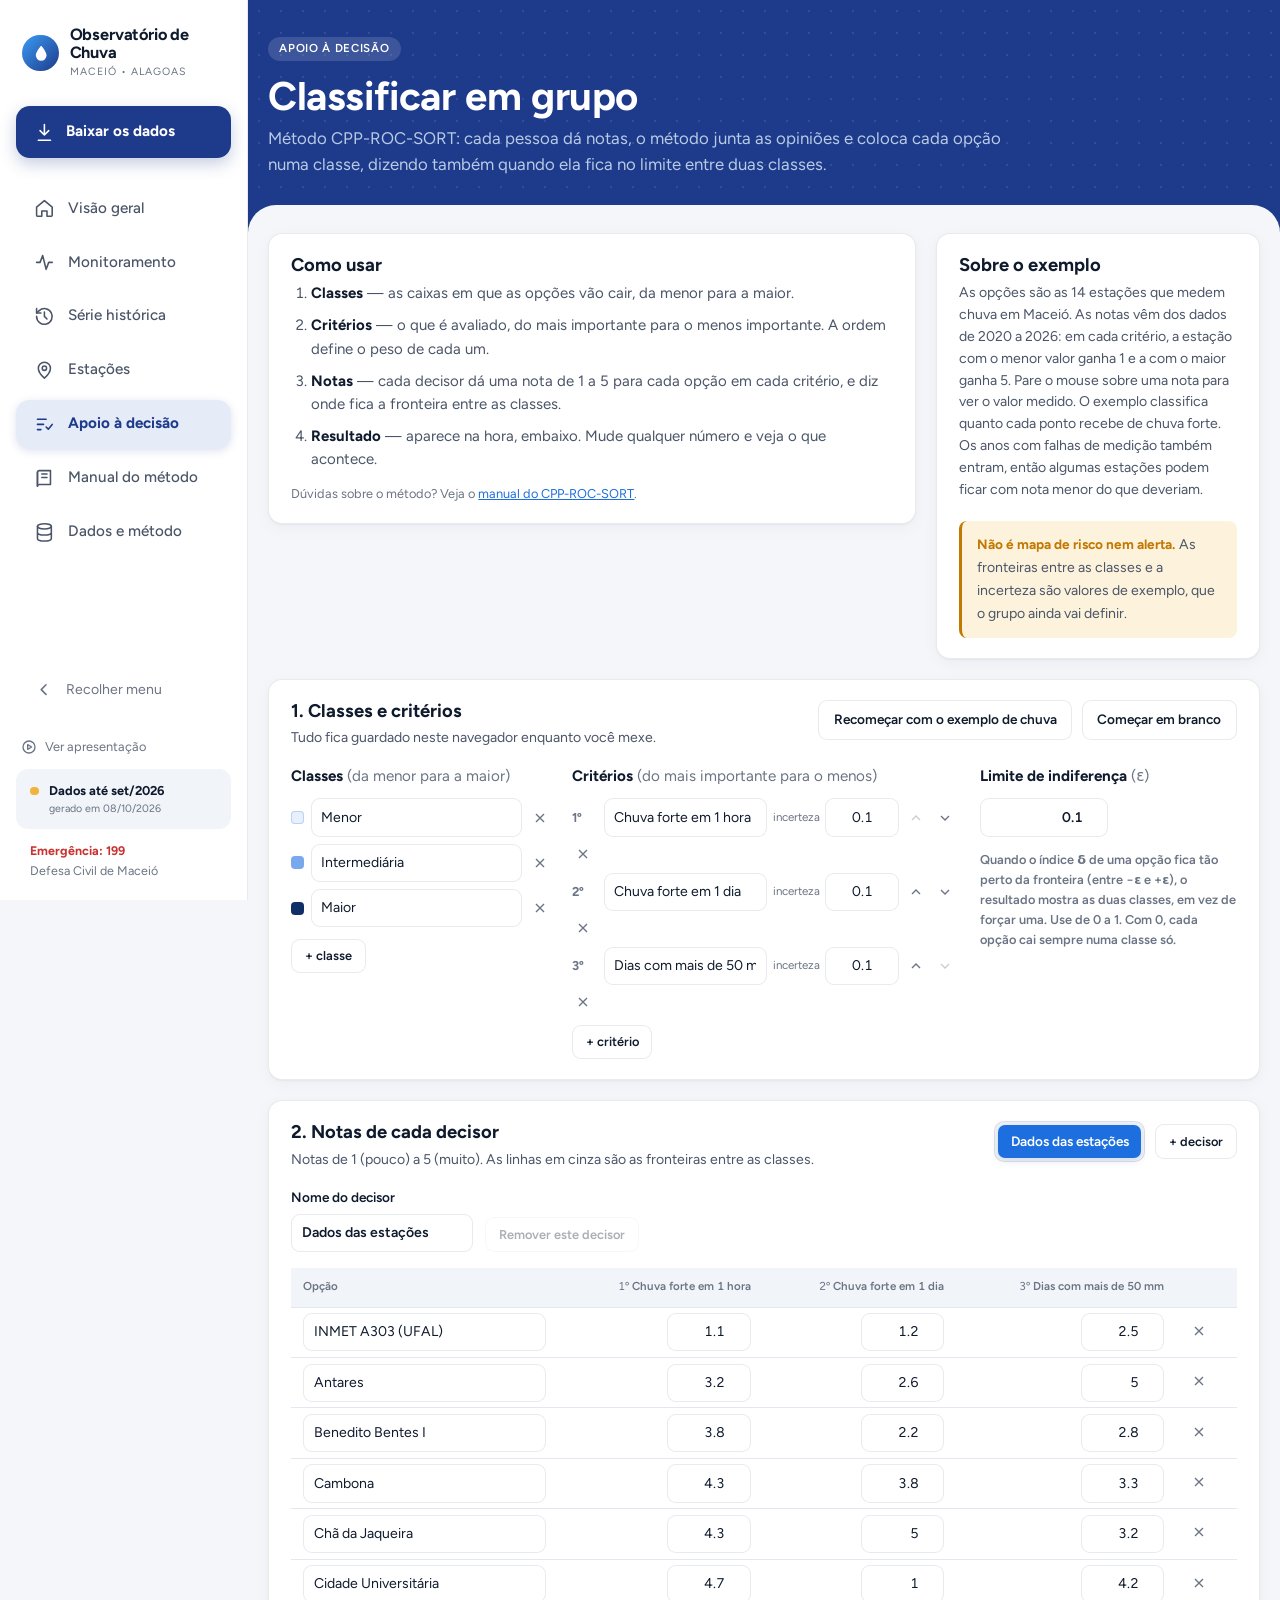
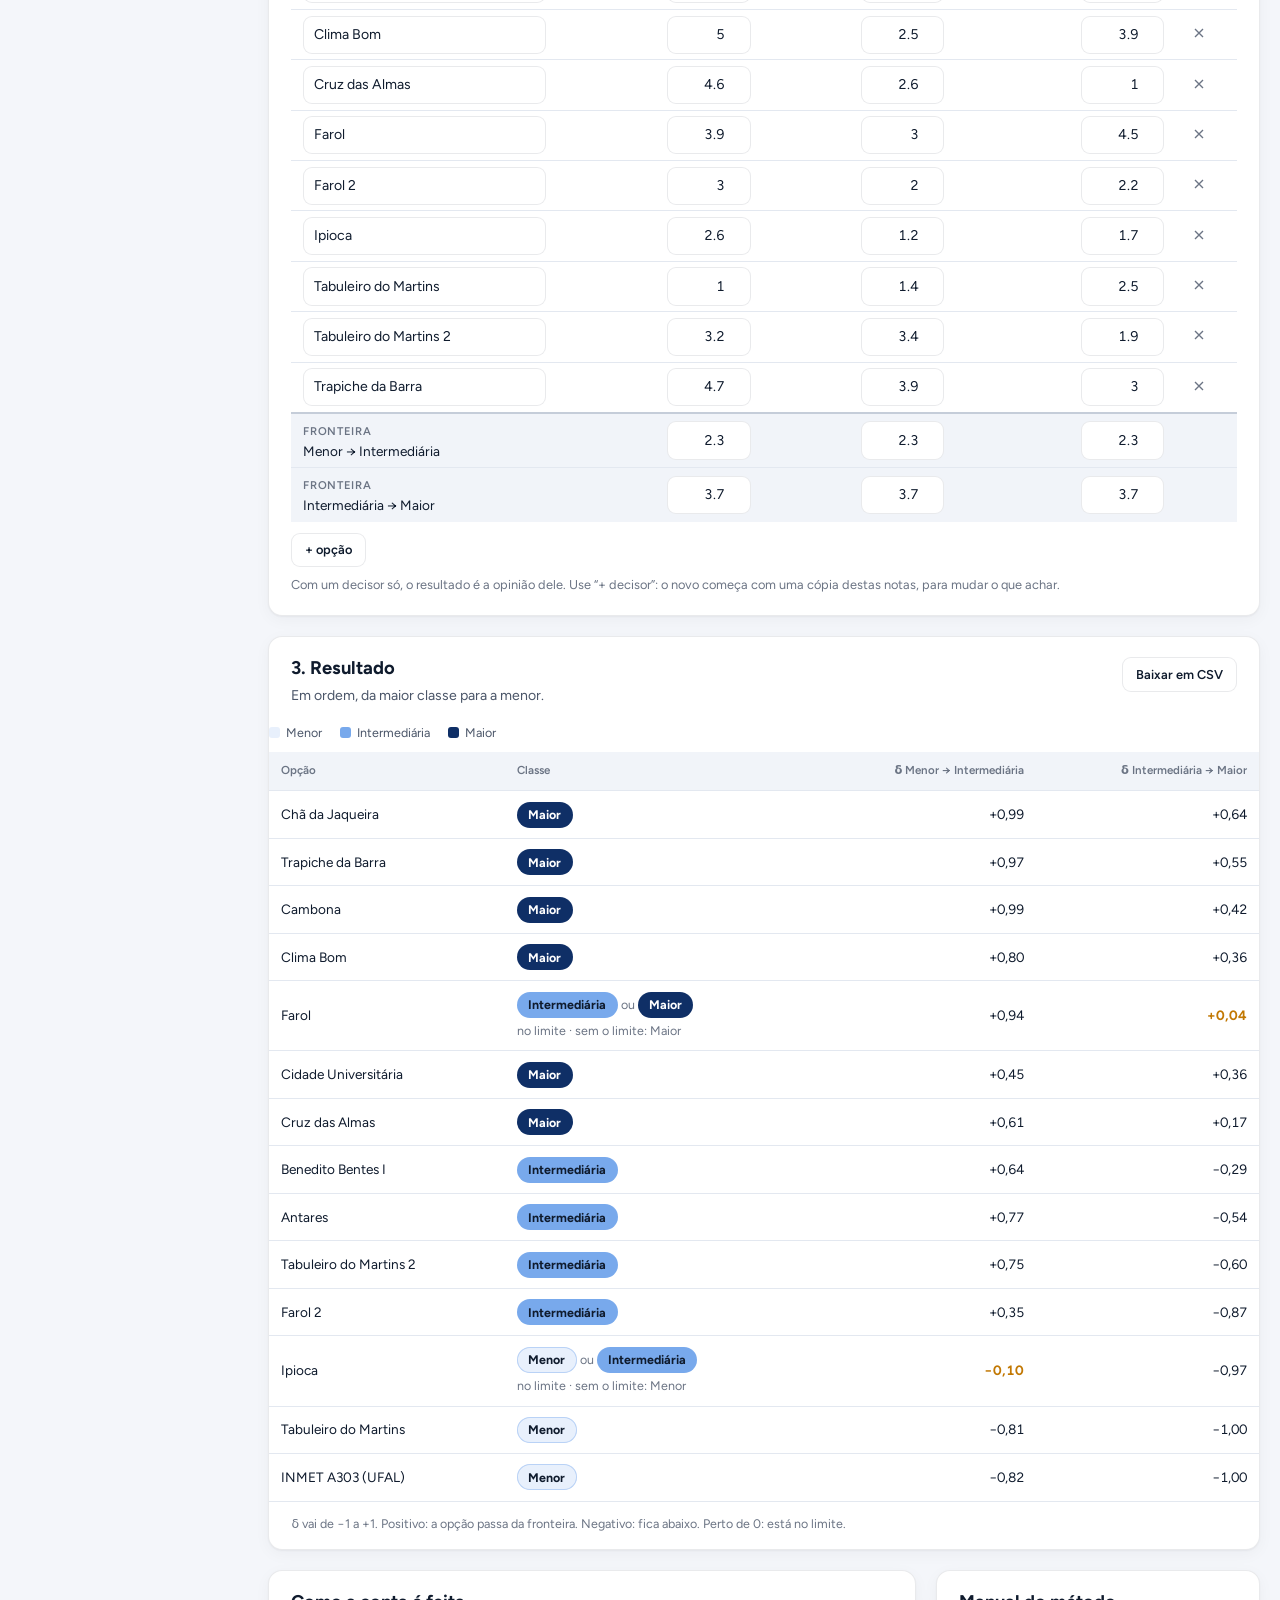
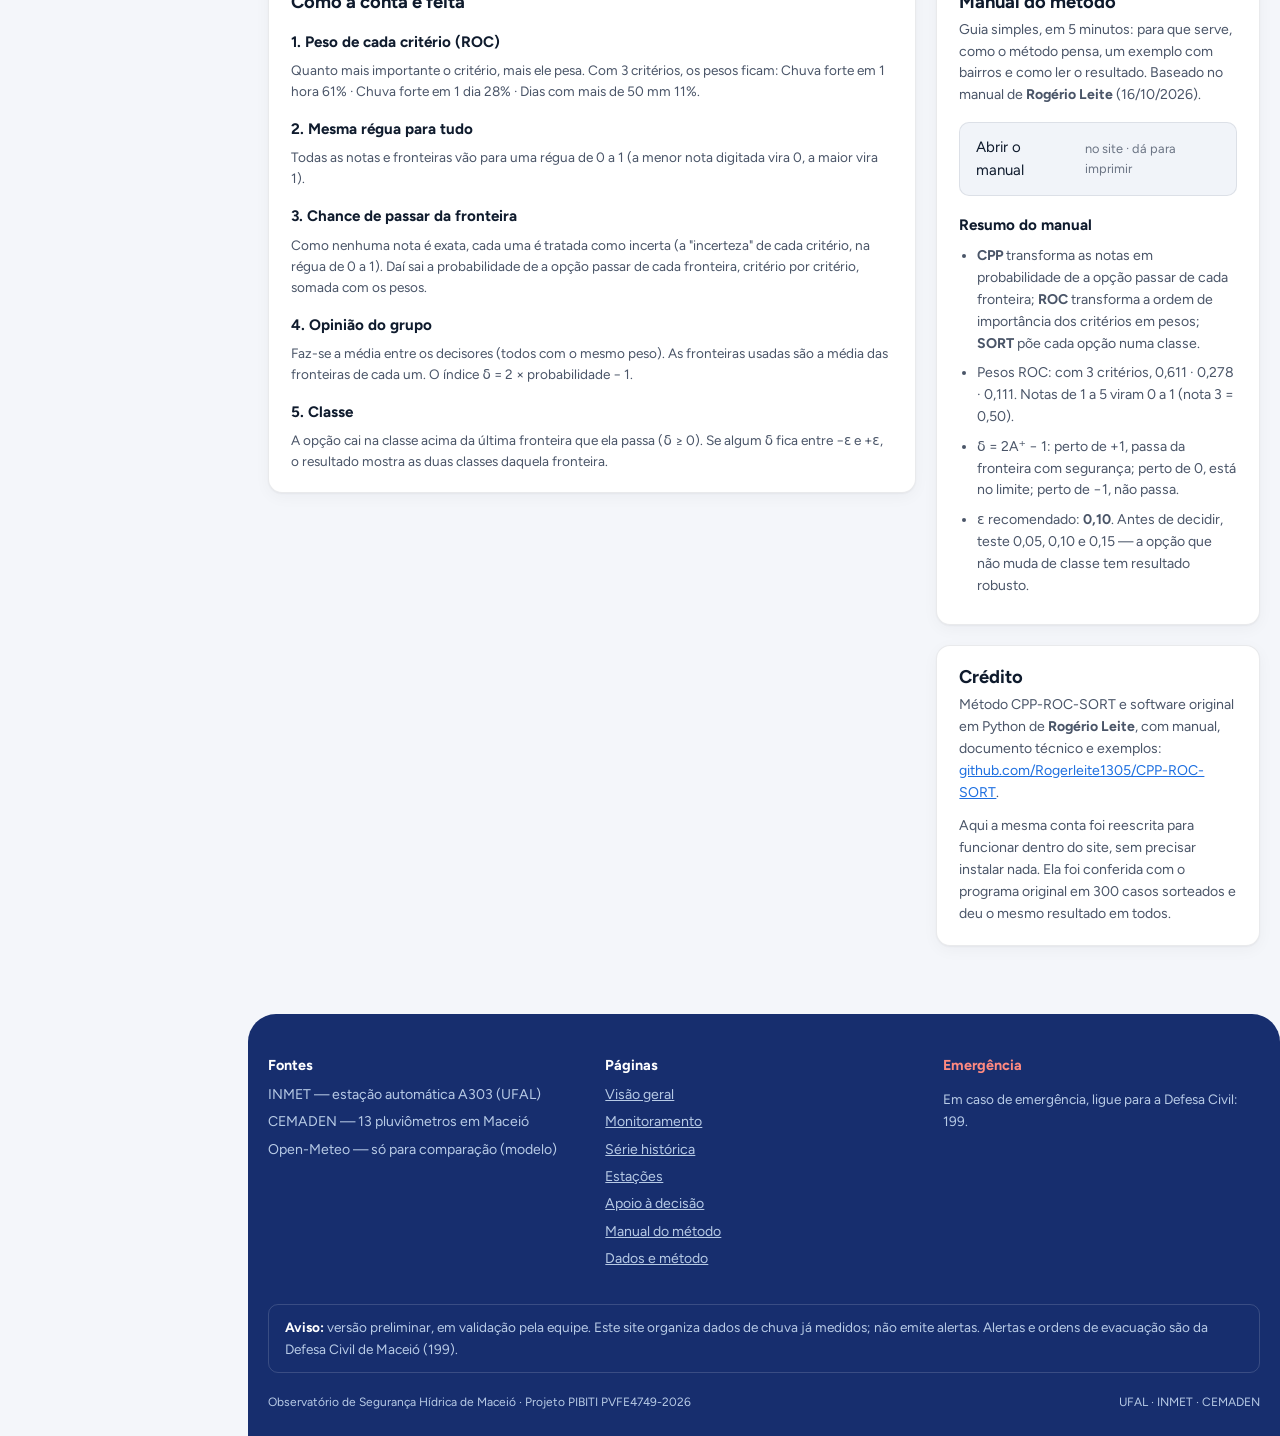
<file: decisao.html>
<!doctype html>
<html lang="pt-BR">
<head>
<meta charset="utf-8">
<meta name="viewport" content="width=device-width, initial-scale=1">
<title>Apoio à decisão · Observatório de Chuva de Maceió</title>
<link rel="icon" type="image/png" href="favicon.png">
<meta name="description" content="Classificação em grupo pelo método CPP-ROC-SORT, com um exemplo usando as chuvas fortes medidas nas estações de Maceió.">
<link rel="preconnect" href="https://fonts.googleapis.com">
<link rel="preconnect" href="https://fonts.gstatic.com" crossorigin>
<link rel="stylesheet" href="https://fonts.googleapis.com/css2?family=Figtree:wght@400;500;600;700;800&display=swap">
<link rel="stylesheet" href="estilo.css">
</head>
<body data-pagina="decisao">

<main class="largura">

  <section class="cabecalho">
    <span class="etiqueta">Apoio à decisão</span>
    <h1>Classificar em grupo</h1>
    <p class="subtitulo">Método CPP-ROC-SORT: cada pessoa dá notas, o método junta as opiniões e coloca cada opção numa classe,
      dizendo também quando ela fica no limite entre duas classes.</p>
  </section>

  <section class="grade-2 bloco">
    <div class="cartao">
      <h2>Como usar</h2>
      <ol class="passos">
        <li><strong>Classes</strong> — as caixas em que as opções vão cair, da menor para a maior.</li>
        <li><strong>Critérios</strong> — o que é avaliado, do mais importante para o menos importante. A ordem define o peso de cada um.</li>
        <li><strong>Notas</strong> — cada decisor dá uma nota de 1 a 5 para cada opção em cada critério, e diz onde fica a fronteira entre as classes.</li>
        <li><strong>Resultado</strong> — aparece na hora, embaixo. Mude qualquer número e veja o que acontece.</li>
      </ol>
      <p class="nota" style="margin-top:.75rem">Dúvidas sobre o método? Veja o <a href="manual.html">manual do CPP-ROC-SORT</a>.</p>
    </div>
    <div class="cartao">
      <h2>Sobre o exemplo</h2>
      <p class="texto" id="texto-exemplo"></p>
      <div class="alerta"><strong>Não é mapa de risco nem alerta.</strong>
        <span class="texto">As fronteiras entre as classes e a incerteza são valores de exemplo, que o grupo ainda vai definir.</span></div>
    </div>
  </section>

  <section class="cartao bloco" aria-labelledby="titulo-ajustes">
    <div class="cartao-cabeca">
      <div>
        <h2 id="titulo-ajustes">1. Classes e critérios</h2>
        <p class="texto">Tudo fica guardado neste navegador enquanto você mexe.</p>
      </div>
      <div class="acoes">
        <button type="button" class="botao claro" id="recomecar-exemplo">Recomeçar com o exemplo de chuva</button>
        <button type="button" class="botao claro" id="recomecar-branco">Começar em branco</button>
      </div>
    </div>
    <div class="ajustes">
      <div>
        <h3>Classes <span class="sec">(da menor para a maior)</span></h3>
        <div class="lista-campos" id="classes"></div>
        <div class="linha-botoes">
          <button type="button" class="botao claro pequeno" id="mais-classe">+ classe</button>
        </div>
      </div>
      <div>
        <h3>Critérios <span class="sec">(do mais importante para o menos)</span></h3>
        <div class="lista-campos" id="criterios"></div>
        <div class="linha-botoes">
          <button type="button" class="botao claro pequeno" id="mais-criterio">+ critério</button>
        </div>
      </div>
      <div>
        <h3>Limite de indiferença <span class="sec">(ε)</span></h3>
        <label class="campo-rotulado"><input type="number" class="campo" id="epsilon" min="0" max="1" step="0.05" inputmode="decimal">
          <span class="nota">Quando o índice δ de uma opção fica tão perto da fronteira (entre −ε e +ε), o resultado mostra as
          duas classes, em vez de forçar uma. Use de 0 a 1. Com 0, cada opção cai sempre numa classe só.</span></label>
      </div>
    </div>
  </section>

  <section class="cartao bloco" aria-labelledby="titulo-notas">
    <div class="cartao-cabeca">
      <div>
        <h2 id="titulo-notas">2. Notas de cada decisor</h2>
        <p class="texto">Notas de 1 (pouco) a 5 (muito). As linhas em cinza são as fronteiras entre as classes.</p>
      </div>
      <div class="acoes">
        <div class="segmentos" id="abas-decisores" role="group" aria-label="Decisor"></div>
        <button type="button" class="botao claro pequeno" id="mais-decisor">+ decisor</button>
      </div>
    </div>
    <div class="linha-decisor">
      <label class="campo-rotulado">Nome do decisor <input type="text" class="campo" id="nome-decisor"></label>
      <button type="button" class="botao claro pequeno" id="tirar-decisor">Remover este decisor</button>
    </div>
    <div class="rolagem"><table class="tabela-notas" id="tabela-notas"></table></div>
    <div class="linha-botoes">
      <button type="button" class="botao claro pequeno" id="mais-alternativa">+ opção</button>
    </div>
    <p class="nota" id="nota-decisores"></p>
  </section>

  <section class="cartao bloco tabela-cartao" aria-labelledby="titulo-resultado" aria-live="polite">
    <div class="cartao-cabeca">
      <div>
        <h2 id="titulo-resultado">3. Resultado</h2>
        <p class="texto">Em ordem, da maior classe para a menor.</p>
      </div>
      <button type="button" class="botao claro pequeno" id="baixar-resultado">Baixar em CSV</button>
    </div>
    <div class="legenda" id="legenda-classes"></div>
    <div class="rolagem"><table id="tabela-resultado"></table></div>
    <div class="rodape-cartao">
      <span>δ vai de −1 a +1. Positivo: a opção passa da fronteira. Negativo: fica abaixo. Perto de 0: está no limite.</span>
    </div>
  </section>

  <section class="grade-2 bloco">
    <div class="cartao criterio">
      <h2>Como a conta é feita</h2>
      <h3>1. Peso de cada critério (ROC)</h3>
      <p id="texto-pesos"></p>
      <h3>2. Mesma régua para tudo</h3>
      <p>Todas as notas e fronteiras vão para uma régua de 0 a 1 (a menor nota digitada vira 0, a maior vira 1).</p>
      <h3>3. Chance de passar da fronteira</h3>
      <p>Como nenhuma nota é exata, cada uma é tratada como incerta (a "incerteza" de cada critério, na régua de 0 a 1).
        Daí sai a probabilidade de a opção passar de cada fronteira, critério por critério, somada com os pesos.</p>
      <h3>4. Opinião do grupo</h3>
      <p>Faz-se a média entre os decisores (todos com o mesmo peso). As fronteiras usadas são a média das fronteiras de cada um.
        O índice δ = 2 × probabilidade − 1.</p>
      <h3>5. Classe</h3>
      <p>A opção cai na classe acima da última fronteira que ela passa (δ ≥ 0). Se algum δ fica entre −ε e +ε, o resultado mostra
        as duas classes daquela fronteira.</p>
    </div>
    <div style="display:flex;flex-direction:column;gap:1.25rem">
    <div class="cartao" id="manual">
      <h2>Manual do método</h2>
      <p class="texto">Guia simples, em 5 minutos: para que serve, como o método pensa, um exemplo com bairros e como ler o resultado.
        Baseado no manual de <strong>Rogério Leite</strong> (16/10/2026).</p>
      <div class="baixar" style="margin-top:1rem">
        <a href="manual.html">Abrir o manual <span>no site · dá para imprimir</span></a>
      </div>
      <h3 style="margin-top:1.1rem">Resumo do manual</h3>
      <ul class="lista">
        <li><strong>CPP</strong> transforma as notas em probabilidade de a opção passar de cada fronteira;
          <strong>ROC</strong> transforma a ordem de importância dos critérios em pesos; <strong>SORT</strong> põe cada opção numa classe.</li>
        <li>Pesos ROC: com 3 critérios, 0,611 · 0,278 · 0,111. Notas de 1 a 5 viram 0 a 1 (nota 3 = 0,50).</li>
        <li>δ = 2A⁺ − 1: perto de +1, passa da fronteira com segurança; perto de 0, está no limite; perto de −1, não passa.</li>
        <li>ε recomendado: <strong>0,10</strong>. Antes de decidir, teste 0,05, 0,10 e 0,15 — a opção que não muda de classe tem resultado robusto.</li>
      </ul>
    </div>
    <div class="cartao">
      <h2>Crédito</h2>
      <p class="texto">Método CPP-ROC-SORT e software original em Python de <strong>Rogério Leite</strong>, com manual, documento técnico
        e exemplos: <a href="https://github.com/Rogerleite1305/CPP-ROC-SORT" target="_blank" rel="noopener">github.com/Rogerleite1305/CPP-ROC-SORT</a>.</p>
      <p class="texto" style="margin-top:.75rem">Aqui a mesma conta foi reescrita para funcionar dentro do site, sem precisar instalar nada.
        Ela foi conferida com o programa original em 300 casos sorteados e deu o mesmo resultado em todos.</p>
    </div>
    </div>
  </section>

</main>

<script src="dados.js"></script>
<script src="comum.js"></script>
<script src="cpp-roc-sort.js"></script>
<script src="decisao.js"></script>
</body>
</html>
</file>
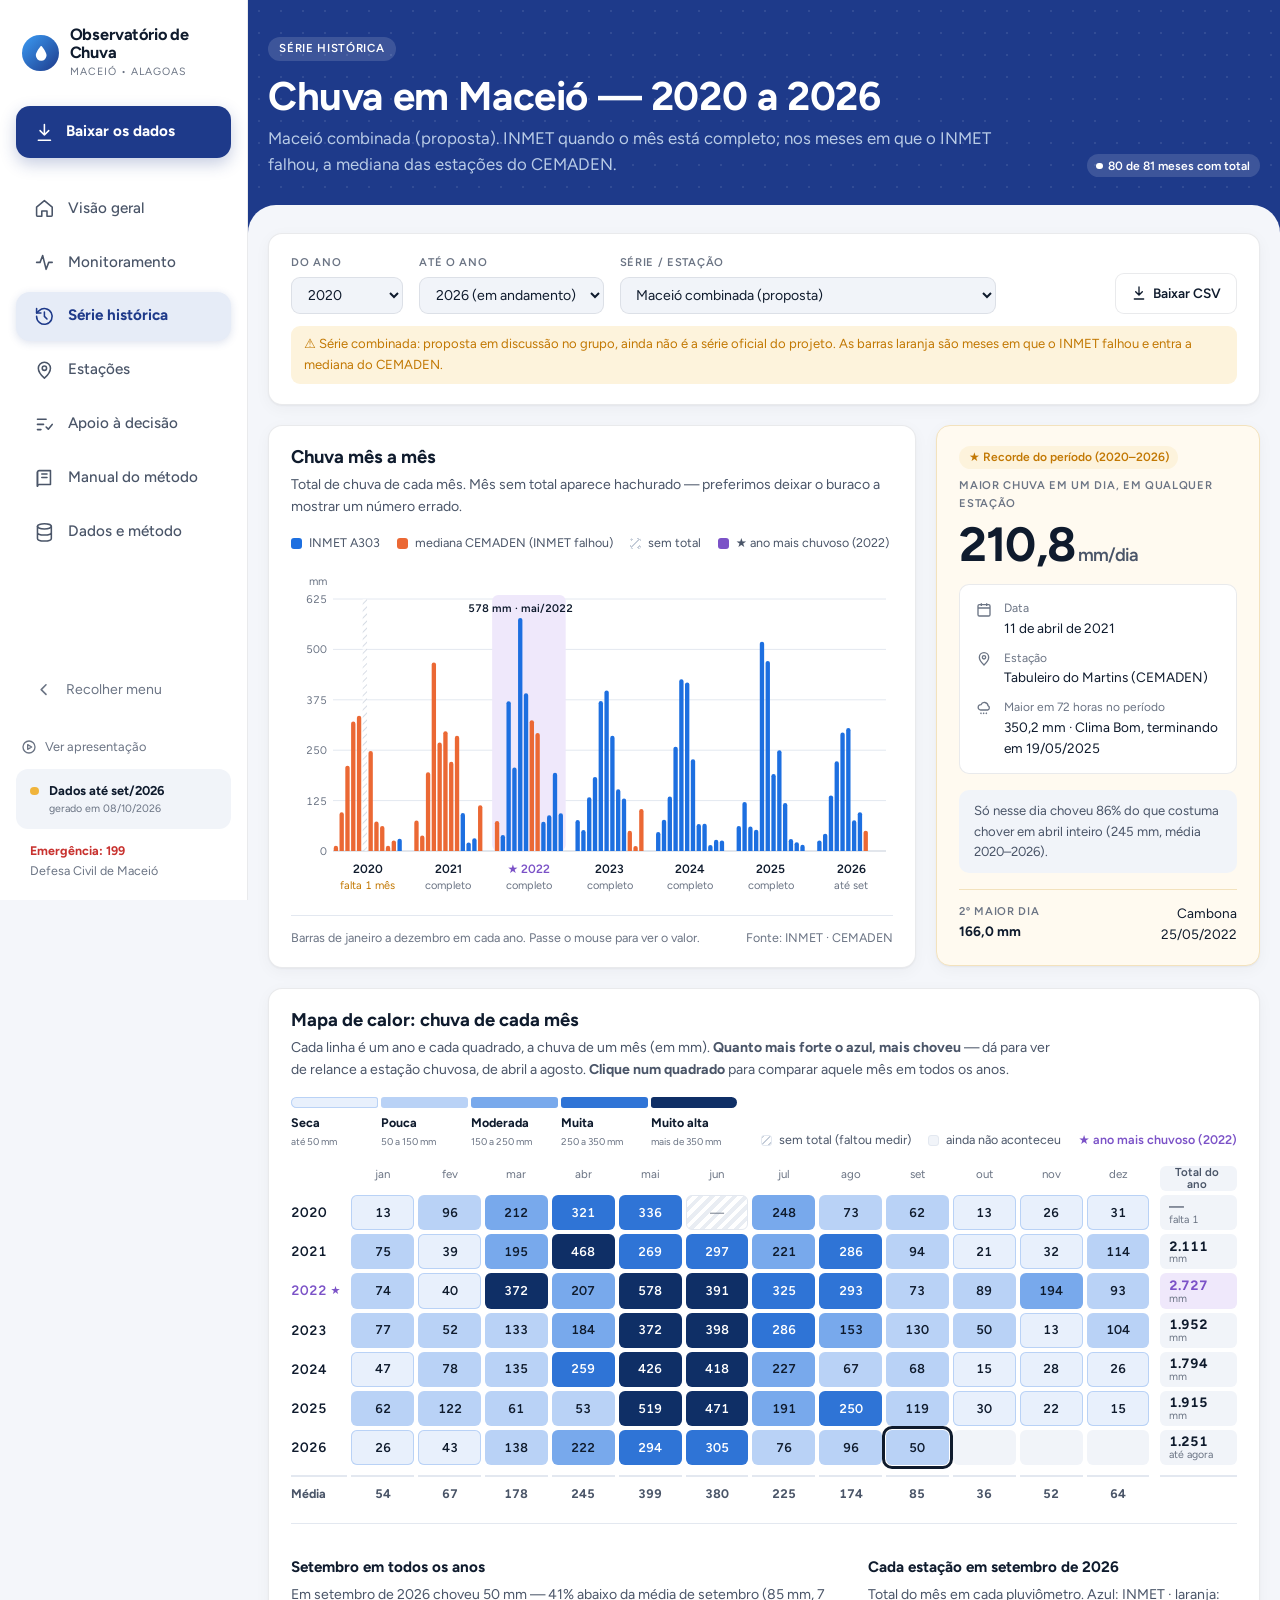
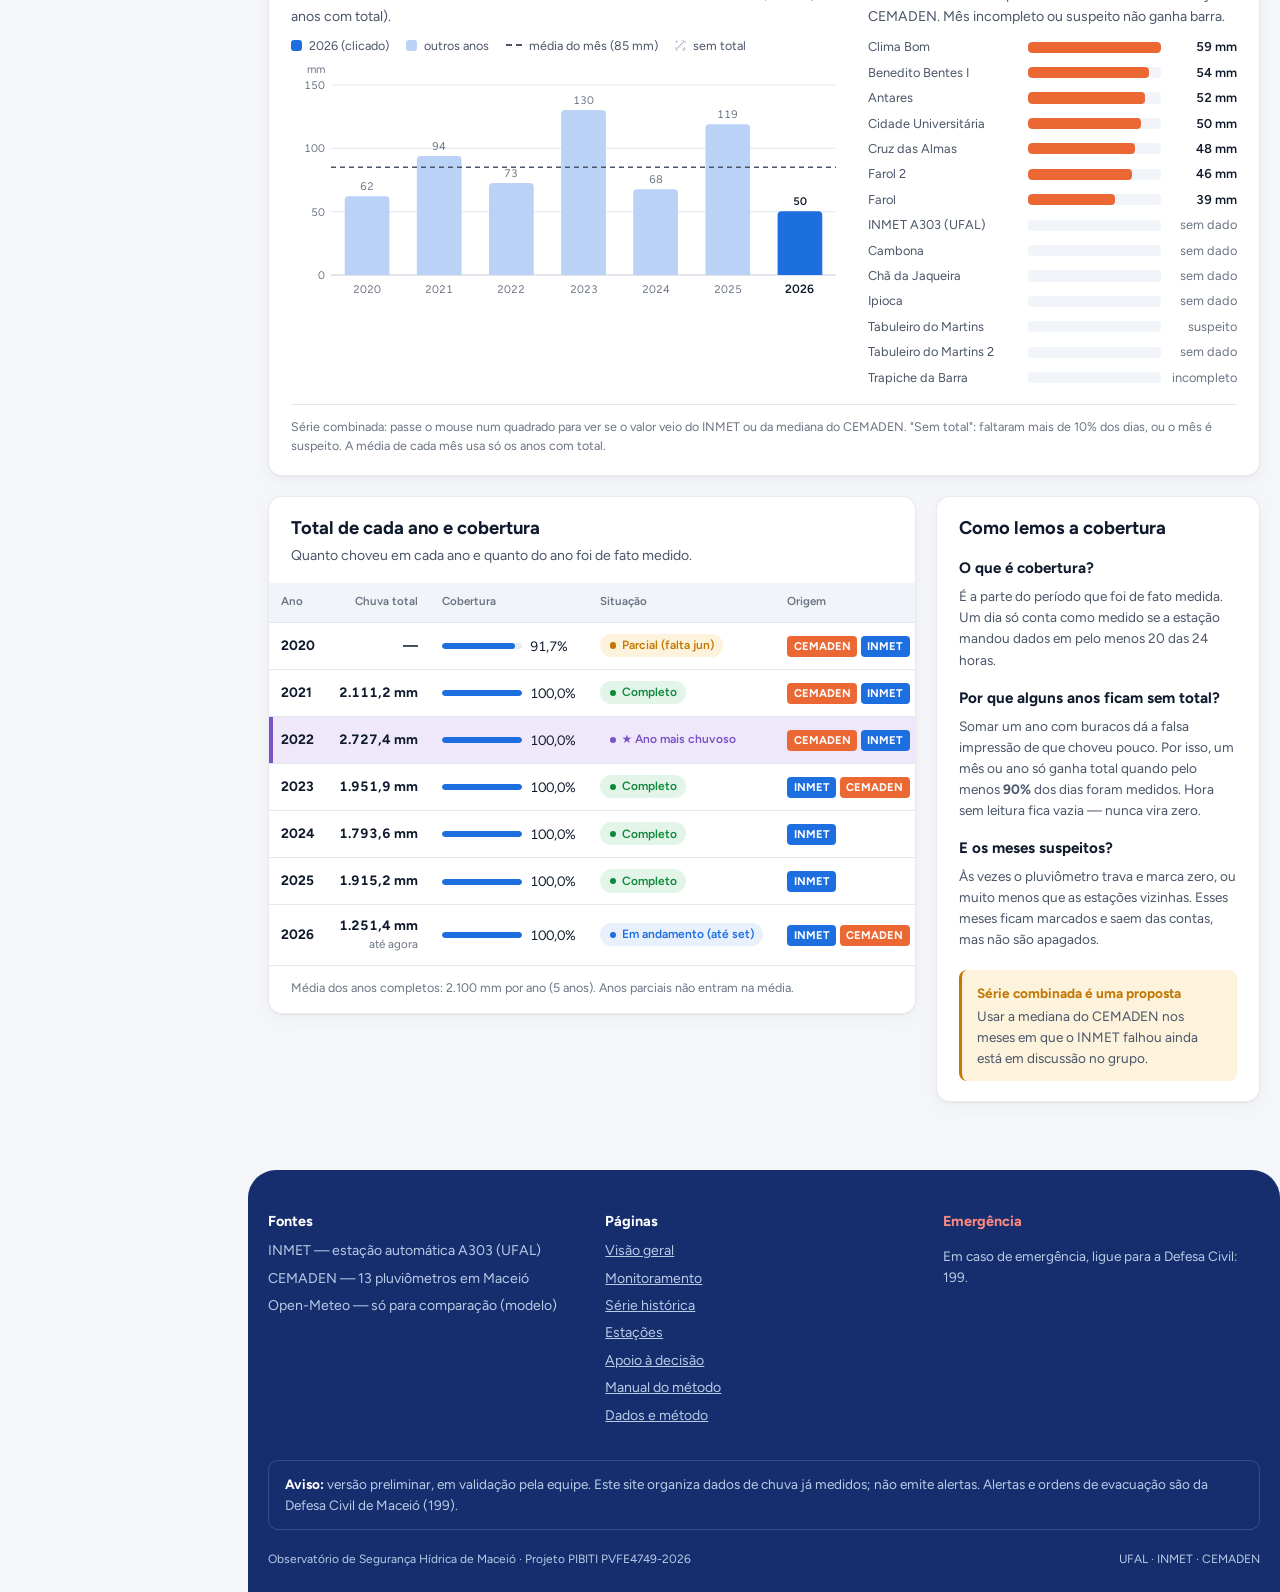
<file: historico.html>
<!doctype html>
<html lang="pt-BR">
<head>
<meta charset="utf-8">
<meta name="viewport" content="width=device-width, initial-scale=1">
<title>Série histórica · Observatório de Chuva de Maceió</title>
<link rel="icon" type="image/png" href="favicon.png">
<meta name="description" content="Chuva em Maceió mês a mês e ano a ano desde 2020, com recordes e a cobertura de cada ano.">
<link rel="preconnect" href="https://fonts.googleapis.com">
<link rel="preconnect" href="https://fonts.gstatic.com" crossorigin>
<link rel="stylesheet" href="https://fonts.googleapis.com/css2?family=Figtree:wght@400;500;600;700;800&display=swap">
<link rel="stylesheet" href="estilo.css">
</head>
<body data-pagina="historico">

<main class="largura">

  <section class="cabecalho cartao-cabeca" style="margin-bottom:0">
    <div>
      <span class="etiqueta">Série histórica</span>
      <h1 id="titulo"></h1>
      <p class="subtitulo" id="subtitulo"></p>
    </div>
    <span class="pilula info" id="selo-meses" style="align-self:flex-end"></span>
  </section>

  <section class="cartao bloco" aria-label="Filtros">
    <div class="filtros">
      <label><span class="rotulo">Do ano</span><select id="ano-de"></select></label>
      <label><span class="rotulo">Até o ano</span><select id="ano-ate"></select></label>
      <label style="flex:1 1 18rem"><span class="rotulo">Série / estação</span><select id="serie"></select></label>
      <span class="espaco"></span>
      <button class="botao claro" type="button" id="baixar">
        <svg viewBox="0 0 24 24" width="16" height="16" fill="none" stroke="currentColor" stroke-width="2" stroke-linecap="round" aria-hidden="true"><path d="M12 3v12M7 10l5 5 5-5M5 21h14"/></svg>
        Baixar CSV</button>
    </div>
    <p class="aviso-serie" id="aviso-serie" hidden></p>
  </section>

  <div class="grade-2 bloco">
    <section class="cartao" aria-labelledby="titulo-mensal">
      <div class="cartao-cabeca">
        <div>
          <h2 id="titulo-mensal">Chuva mês a mês</h2>
          <p class="texto" id="texto-mensal"></p>
        </div>
        <div class="legenda" id="legenda-mensal"></div>
      </div>
      <div class="grafico" id="grafico-mensal"></div>
      <div class="rodape-cartao">
        <span>Barras de janeiro a dezembro em cada ano. Passe o mouse para ver o valor.</span>
        <span>Fonte: INMET · CEMADEN</span>
      </div>
    </section>

    <aside class="cartao recorde" id="recorde" aria-label="Recorde do período"></aside>
  </div>

  <section class="cartao bloco" aria-labelledby="titulo-calor">
    <div class="cartao-cabeca">
      <div>
        <h2 id="titulo-calor">Mapa de calor: chuva de cada mês</h2>
        <p class="texto">Cada linha é um ano e cada quadrado, a chuva de um mês (em mm). <strong>Quanto mais forte o azul, mais choveu</strong> —
          dá para ver de relance a estação chuvosa, de abril a agosto. <strong>Clique num quadrado</strong> para comparar aquele mês
          em todos os anos.</p>
      </div>
    </div>
    <div id="legenda-calor" class="legenda-calor"></div>
    <div class="rolagem"><div class="calor" id="calor"></div></div>
    <div class="painel-mes" aria-live="polite">
      <div class="grade-mes">
        <div>
          <h3 id="titulo-mes"></h3>
          <p class="texto" id="texto-mes" style="margin-bottom:.5rem"></p>
          <div class="legenda" id="legenda-mes" style="margin-bottom:.4rem"></div>
          <div class="grafico" id="grafico-mes"></div>
        </div>
        <div>
          <h3 id="titulo-estacoes-mes"></h3>
          <p class="texto" style="margin-bottom:.6rem">Total do mês em cada pluviômetro. Azul: INMET · laranja: CEMADEN.
            Mês incompleto ou suspeito não ganha barra.</p>
          <div class="barras-estacao" id="estacoes-mes"></div>
        </div>
      </div>
    </div>
    <div class="rodape-cartao">
      <span id="nota-calor"></span>
    </div>
  </section>

  <div class="grade-2 bloco">
    <section class="cartao tabela-cartao" aria-labelledby="titulo-anual">
      <div class="cartao-cabeca">
        <div>
          <h2 id="titulo-anual">Total de cada ano e cobertura</h2>
          <p class="texto">Quanto choveu em cada ano e quanto do ano foi de fato medido.</p>
        </div>
      </div>
      <div class="rolagem"><table id="tabela-anual"></table></div>
      <div class="rodape-cartao"><span id="rodape-anual"></span></div>
    </section>

    <aside class="cartao criterio" aria-labelledby="titulo-criterio">
      <h2 id="titulo-criterio">Como lemos a cobertura</h2>
      <h3>O que é cobertura?</h3>
      <p>É a parte do período que foi de fato medida. Um dia só conta como medido se a estação mandou dados em
        pelo menos 20 das 24 horas.</p>
      <h3>Por que alguns anos ficam sem total?</h3>
      <p>Somar um ano com buracos dá a falsa impressão de que choveu pouco. Por isso, um mês ou ano só ganha total
        quando pelo menos <strong>90%</strong> dos dias foram medidos. Hora sem leitura fica vazia — nunca vira zero.</p>
      <h3>E os meses suspeitos?</h3>
      <p>Às vezes o pluviômetro trava e marca zero, ou muito menos que as estações vizinhas. Esses meses ficam
        marcados e saem das contas, mas não são apagados.</p>
      <div class="alerta">
        <strong>Série combinada é uma proposta</strong>
        <p>Usar a mediana do CEMADEN nos meses em que o INMET falhou ainda está em discussão no grupo.</p>
      </div>
    </aside>
  </div>

</main>

<script src="dados.js"></script>
<script src="comum.js"></script>
<script src="historico.js"></script>
</body>
</html>
</file>
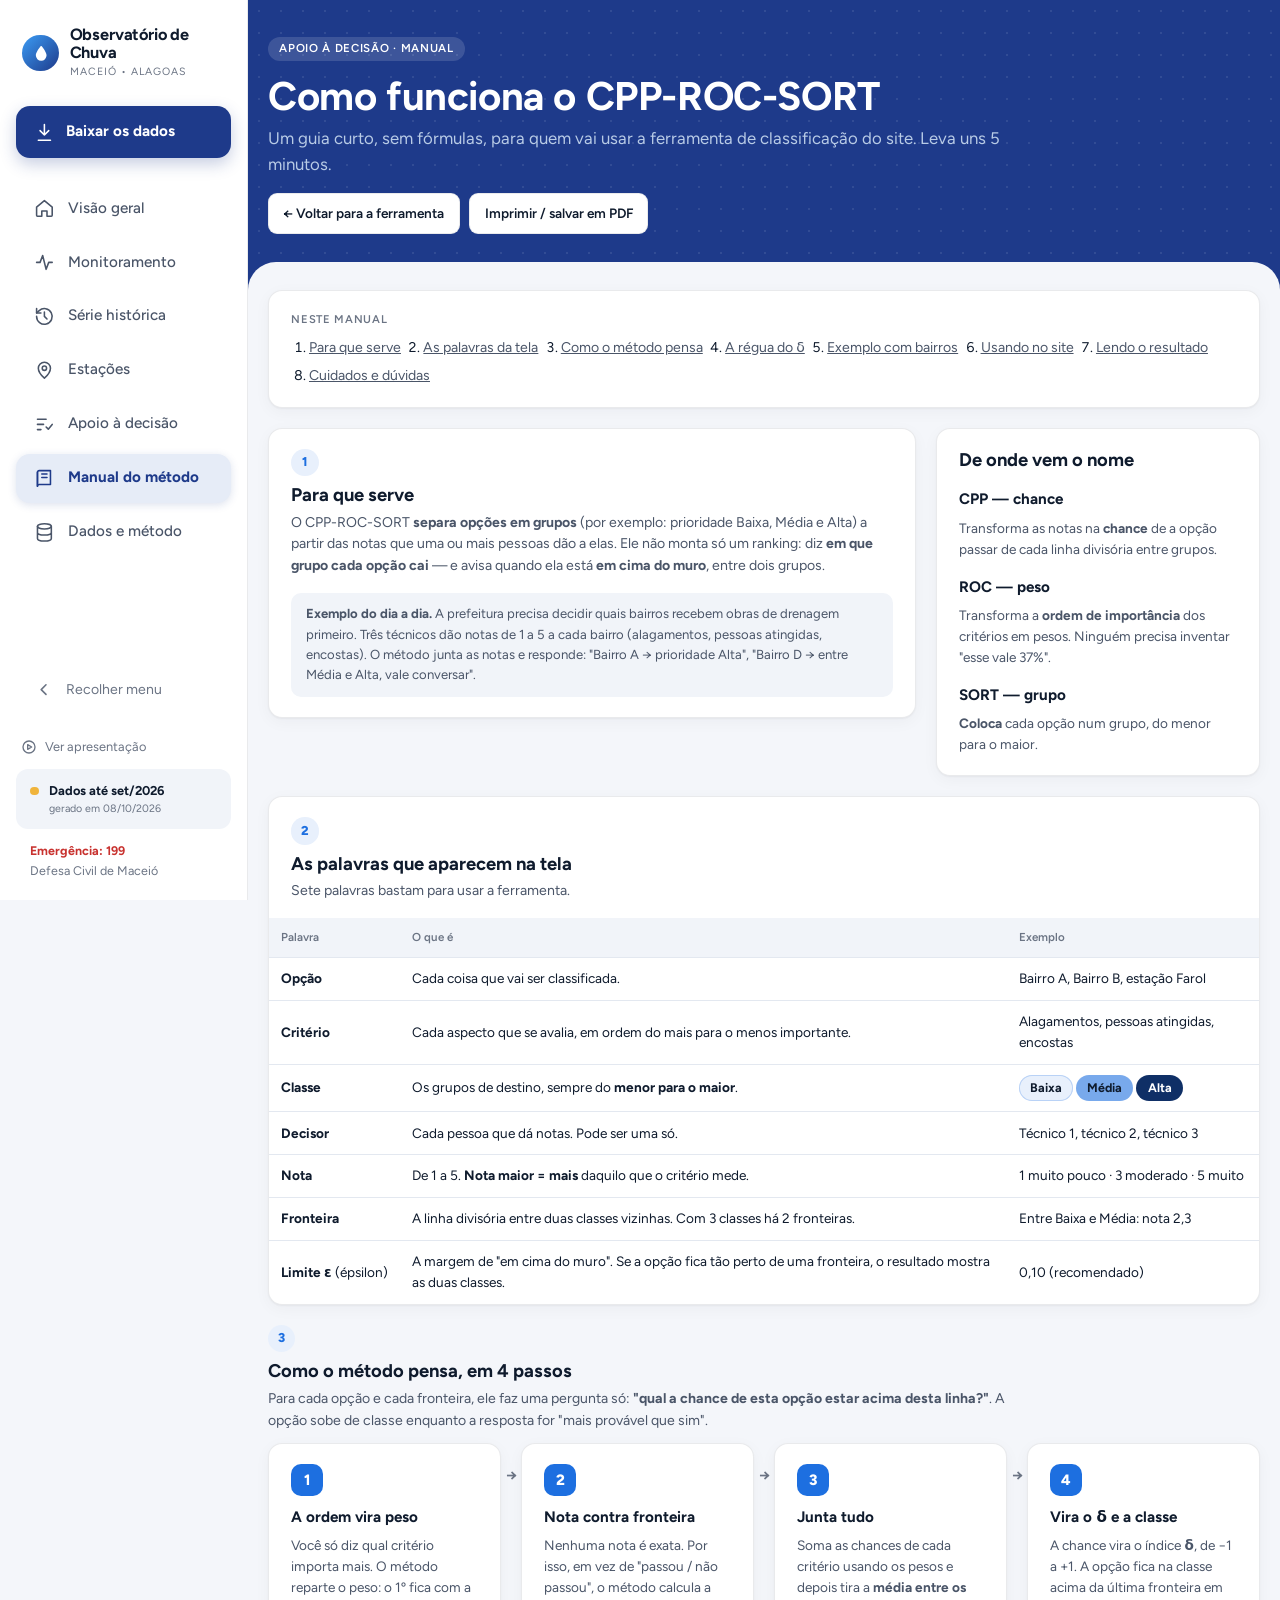
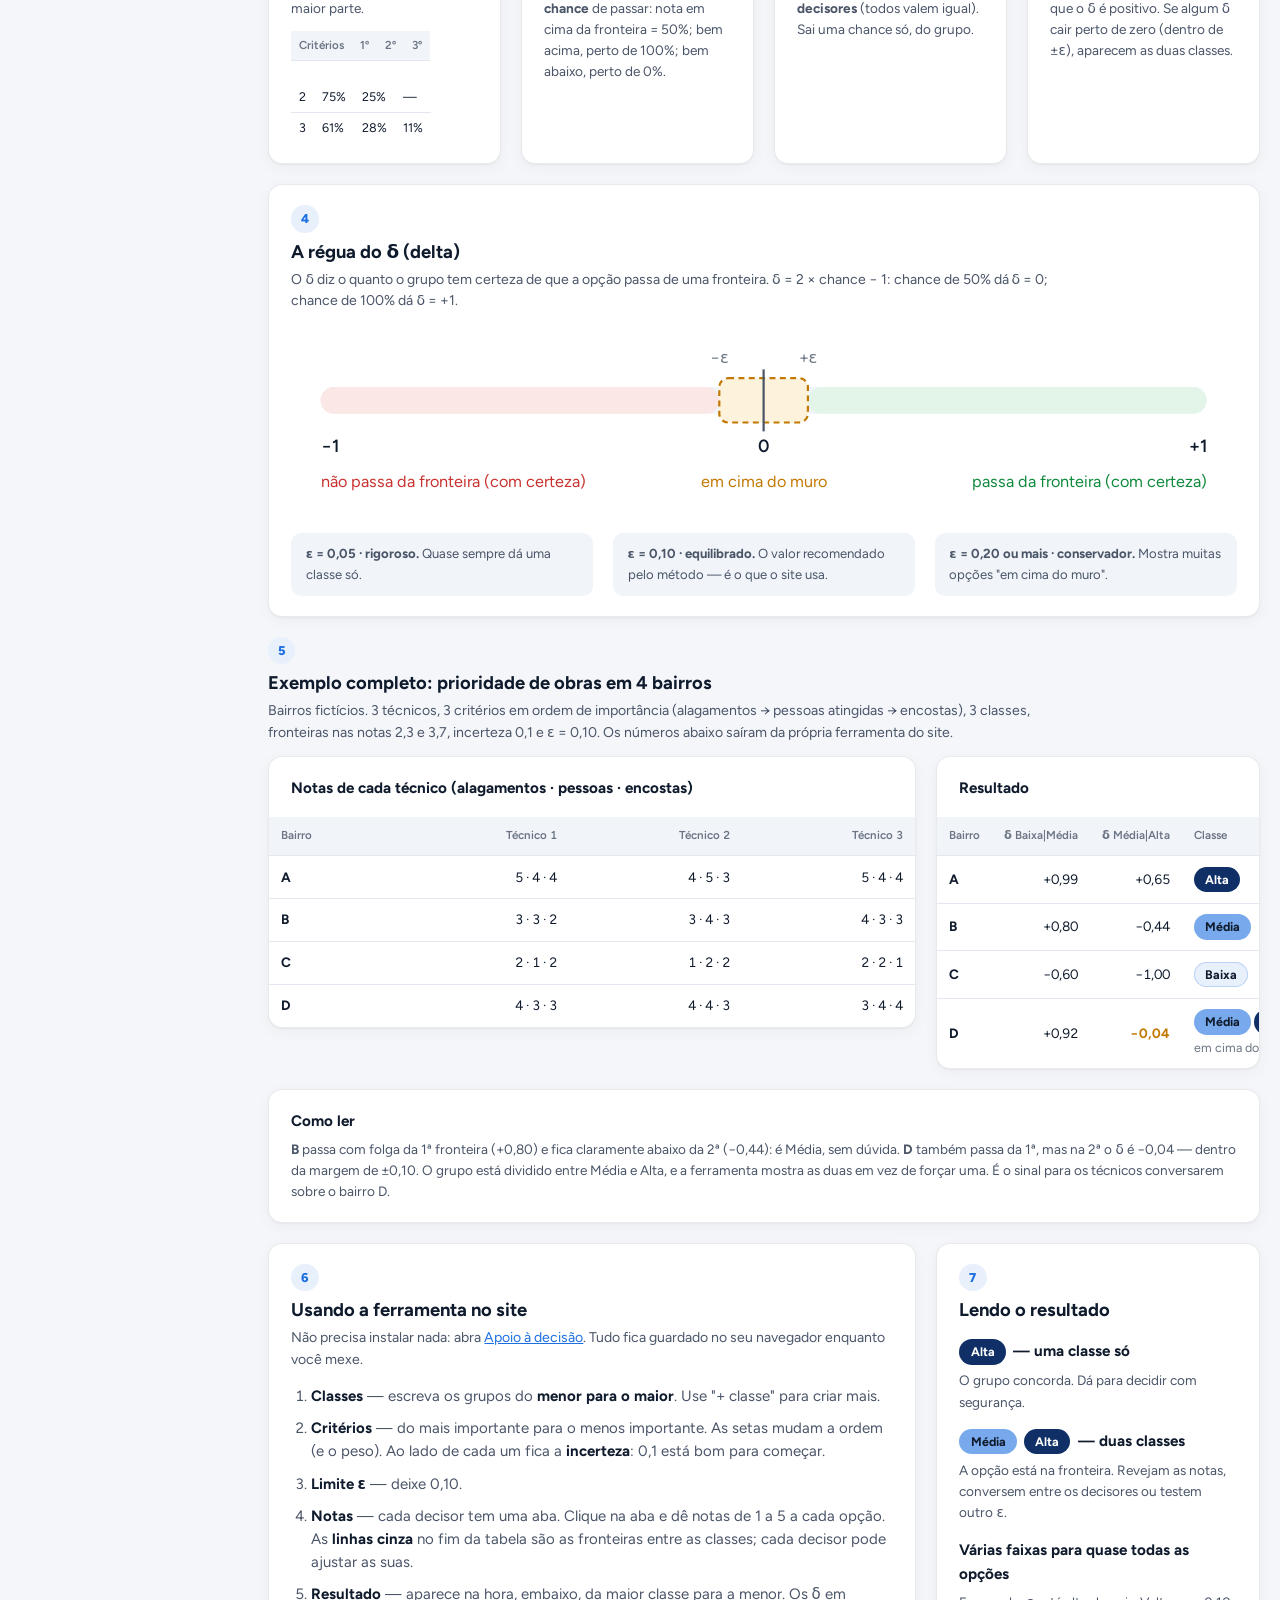
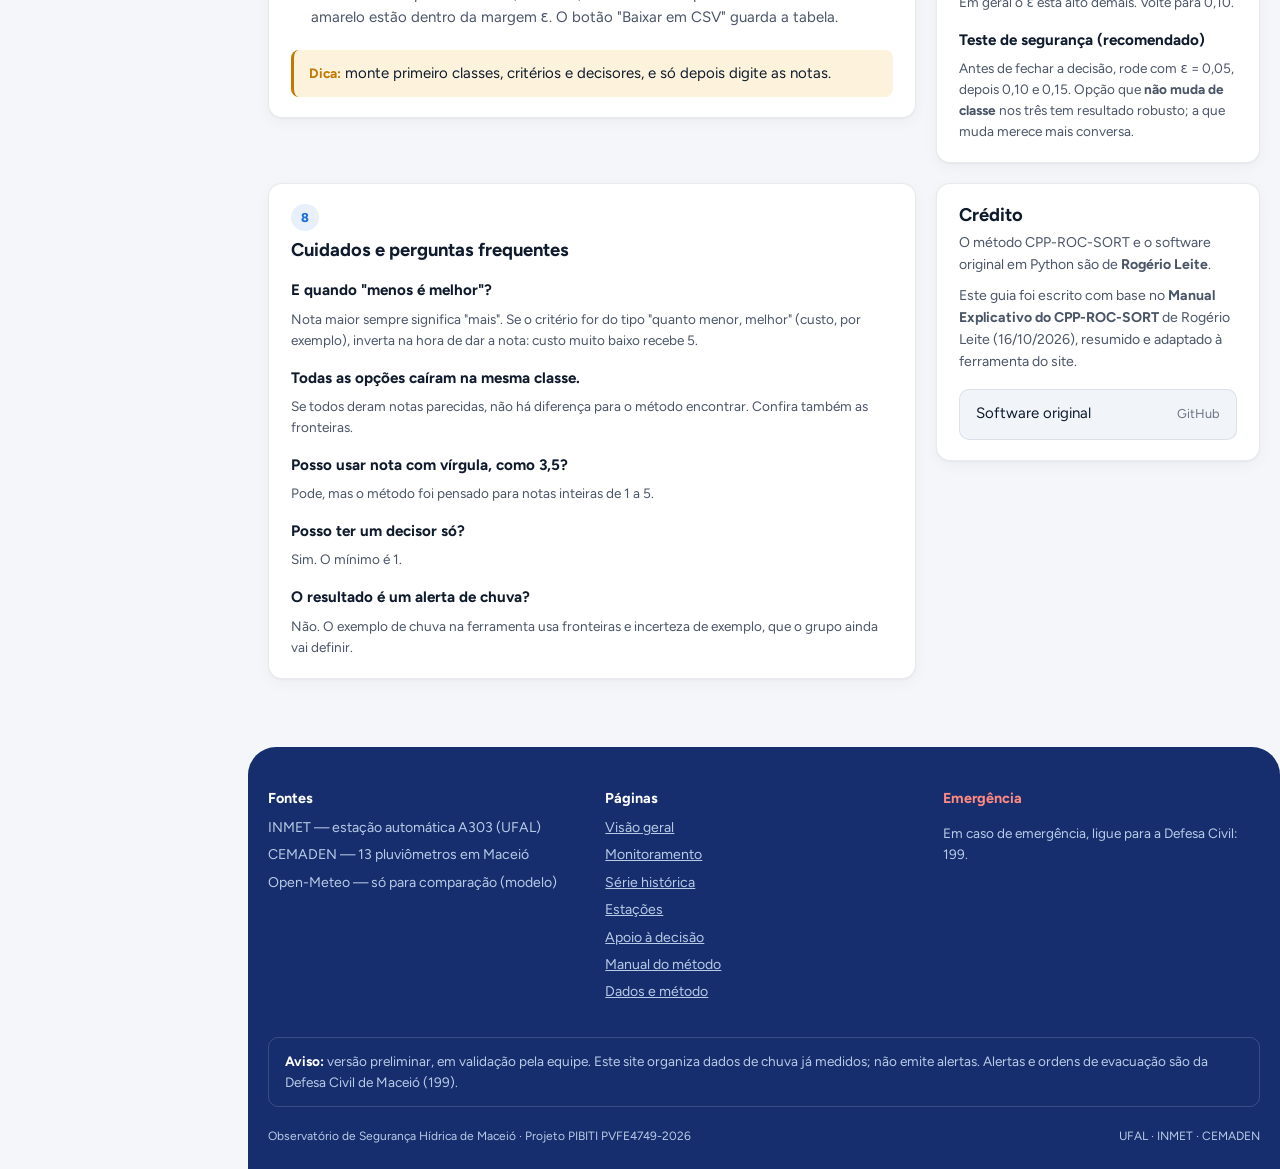
<file: manual.html>
<!doctype html>
<html lang="pt-BR">
<head>
<meta charset="utf-8">
<meta name="viewport" content="width=device-width, initial-scale=1">
<title>Manual do CPP-ROC-SORT · Observatório de Chuva de Maceió</title>
<link rel="icon" type="image/png" href="favicon.png">
<meta name="description" content="Manual simples do método CPP-ROC-SORT: para que serve, como pensa, como usar no site e como ler o resultado.">
<link rel="preconnect" href="https://fonts.googleapis.com">
<link rel="preconnect" href="https://fonts.gstatic.com" crossorigin>
<link rel="stylesheet" href="https://fonts.googleapis.com/css2?family=Figtree:wght@400;500;600;700;800&display=swap">
<link rel="stylesheet" href="estilo.css">
</head>
<body data-pagina="manual">

<main class="largura manual">

  <section class="cabecalho cartao-cabeca" style="margin-bottom:0">
    <div>
      <span class="etiqueta">Apoio à decisão · Manual</span>
      <h1>Como funciona o CPP-ROC-SORT</h1>
      <p class="subtitulo">Um guia curto, sem fórmulas, para quem vai usar a ferramenta de classificação do site.
        Leva uns 5 minutos.</p>
    </div>
    <div class="acoes nao-imprimir" style="align-self:flex-end">
      <a class="botao claro" href="decisao.html">← Voltar para a ferramenta</a>
      <button type="button" class="botao claro" id="imprimir">Imprimir / salvar em PDF</button>
    </div>
  </section>

  <nav class="cartao bloco indice nao-imprimir" aria-label="Neste manual">
    <p class="rotulo">Neste manual</p>
    <ol>
      <li><a href="#para-que">Para que serve</a></li>
      <li><a href="#palavras">As palavras da tela</a></li>
      <li><a href="#como-pensa">Como o método pensa</a></li>
      <li><a href="#delta">A régua do δ</a></li>
      <li><a href="#exemplo">Exemplo com bairros</a></li>
      <li><a href="#usar">Usando no site</a></li>
      <li><a href="#ler">Lendo o resultado</a></li>
      <li><a href="#duvidas">Cuidados e dúvidas</a></li>
    </ol>
  </nav>

  <!-- 1 -->
  <section class="grade-2 bloco" id="para-que">
    <div class="cartao">
      <span class="numero-secao">1</span>
      <h2>Para que serve</h2>
      <p class="texto">O CPP-ROC-SORT <strong>separa opções em grupos</strong> (por exemplo: prioridade Baixa, Média e Alta)
        a partir das notas que uma ou mais pessoas dão a elas. Ele não monta só um ranking: diz <strong>em que grupo cada opção
        cai</strong> — e avisa quando ela está <strong>em cima do muro</strong>, entre dois grupos.</p>
      <div class="comparacao" style="margin-top:1rem">
        <strong>Exemplo do dia a dia.</strong> A prefeitura precisa decidir quais bairros recebem obras de drenagem primeiro.
        Três técnicos dão notas de 1 a 5 a cada bairro (alagamentos, pessoas atingidas, encostas). O método junta as notas e
        responde: "Bairro A → prioridade Alta", "Bairro D → entre Média e Alta, vale conversar".
      </div>
    </div>
    <div class="cartao criterio">
      <h2>De onde vem o nome</h2>
      <h3>CPP — chance</h3>
      <p>Transforma as notas na <strong>chance</strong> de a opção passar de cada linha divisória entre grupos.</p>
      <h3>ROC — peso</h3>
      <p>Transforma a <strong>ordem de importância</strong> dos critérios em pesos. Ninguém precisa inventar "esse vale 37%".</p>
      <h3>SORT — grupo</h3>
      <p><strong>Coloca</strong> cada opção num grupo, do menor para o maior.</p>
    </div>
  </section>

  <!-- 2 -->
  <section class="cartao bloco tabela-cartao" id="palavras" aria-labelledby="titulo-palavras">
    <div class="cartao-cabeca">
      <div>
        <span class="numero-secao">2</span>
        <h2 id="titulo-palavras">As palavras que aparecem na tela</h2>
        <p class="texto">Sete palavras bastam para usar a ferramenta.</p>
      </div>
    </div>
    <div class="rolagem">
      <table class="tabela-texto">
        <thead><tr><th>Palavra</th><th>O que é</th><th>Exemplo</th></tr></thead>
        <tbody>
          <tr><td><strong>Opção</strong></td><td>Cada coisa que vai ser classificada.</td><td>Bairro A, Bairro B, estação Farol</td></tr>
          <tr><td><strong>Critério</strong></td><td>Cada aspecto que se avalia, em ordem do mais para o menos importante.</td><td>Alagamentos, pessoas atingidas, encostas</td></tr>
          <tr><td><strong>Classe</strong></td><td>Os grupos de destino, sempre do <strong>menor para o maior</strong>.</td>
            <td><span class="chip-classe f1">Baixa</span> <span class="chip-classe f3">Média</span> <span class="chip-classe f5">Alta</span></td></tr>
          <tr><td><strong>Decisor</strong></td><td>Cada pessoa que dá notas. Pode ser uma só.</td><td>Técnico 1, técnico 2, técnico 3</td></tr>
          <tr><td><strong>Nota</strong></td><td>De 1 a 5. <strong>Nota maior = mais</strong> daquilo que o critério mede.</td><td>1 muito pouco · 3 moderado · 5 muito</td></tr>
          <tr><td><strong>Fronteira</strong></td><td>A linha divisória entre duas classes vizinhas. Com 3 classes há 2 fronteiras.</td><td>Entre Baixa e Média: nota 2,3</td></tr>
          <tr><td><strong>Limite ε</strong> (épsilon)</td><td>A margem de "em cima do muro". Se a opção fica tão perto de uma fronteira, o resultado mostra as duas classes.</td><td>0,10 (recomendado)</td></tr>
        </tbody>
      </table>
    </div>
  </section>

  <!-- 3 -->
  <section class="bloco" id="como-pensa" aria-labelledby="titulo-pensa">
    <div class="cartao-cabeca" style="margin-bottom:.75rem">
      <div>
        <span class="numero-secao">3</span>
        <h2 id="titulo-pensa">Como o método pensa, em 4 passos</h2>
        <p class="texto">Para cada opção e cada fronteira, ele faz uma pergunta só: <strong>"qual a chance de esta opção estar acima
          desta linha?"</strong>. A opção sobe de classe enquanto a resposta for "mais provável que sim".</p>
      </div>
    </div>
    <div class="fluxo">
      <div class="cartao passo">
        <span class="bolha">1</span>
        <h3>A ordem vira peso</h3>
        <p>Você só diz qual critério importa mais. O método reparte o peso: o 1º fica com a maior parte.</p>
        <table class="mini">
          <thead><tr><th>Critérios</th><th>1º</th><th>2º</th><th>3º</th></tr></thead>
          <tbody><tr><td>2</td><td>75%</td><td>25%</td><td>—</td></tr><tr><td>3</td><td>61%</td><td>28%</td><td>11%</td></tr></tbody>
        </table>
      </div>
      <div class="cartao passo">
        <span class="bolha">2</span>
        <h3>Nota contra fronteira</h3>
        <p>Nenhuma nota é exata. Por isso, em vez de "passou / não passou", o método calcula a <strong>chance</strong> de passar:
          nota em cima da fronteira = 50%; bem acima, perto de 100%; bem abaixo, perto de 0%.</p>
      </div>
      <div class="cartao passo">
        <span class="bolha">3</span>
        <h3>Junta tudo</h3>
        <p>Soma as chances de cada critério usando os pesos e depois tira a <strong>média entre os decisores</strong>
          (todos valem igual). Sai uma chance só, do grupo.</p>
      </div>
      <div class="cartao passo">
        <span class="bolha">4</span>
        <h3>Vira o δ e a classe</h3>
        <p>A chance vira o índice <strong>δ</strong>, de −1 a +1. A opção fica na classe acima da última fronteira em que o δ é
          positivo. Se algum δ cair perto de zero (dentro de ±ε), aparecem as duas classes.</p>
      </div>
    </div>
  </section>

  <!-- 4 -->
  <section class="cartao bloco" id="delta" aria-labelledby="titulo-delta">
    <div class="cartao-cabeca">
      <div>
        <span class="numero-secao">4</span>
        <h2 id="titulo-delta">A régua do δ (delta)</h2>
        <p class="texto">O δ diz o quanto o grupo tem certeza de que a opção passa de uma fronteira.
          δ = 2 × chance − 1: chance de 50% dá δ = 0; chance de 100% dá δ = +1.</p>
      </div>
    </div>
    <div class="grafico">
      <svg viewBox="0 0 640 128" width="100%" role="img" aria-label="Régua do delta, de menos 1 a mais 1, com a faixa de indiferença em volta do zero">
        <rect x="20" y="40" width="600" height="18" rx="9" style="fill: var(--superficie-2)"/>
        <rect x="20" y="40" width="270" height="18" rx="9" style="fill: var(--critico-suave)"/>
        <rect x="350" y="40" width="270" height="18" rx="9" style="fill: var(--bom-suave)"/>
        <rect x="290" y="34" width="60" height="30" rx="6" style="fill: var(--atencao-suave); stroke: var(--atencao); stroke-width: 1.5; stroke-dasharray: 4 3"/>
        <line x1="320" y1="28" x2="320" y2="70" style="stroke: var(--tinta-2); stroke-width: 1.5"/>
        <text x="20" y="84" class="eixo-forte">−1</text>
        <text x="320" y="84" text-anchor="middle" class="eixo-forte">0</text>
        <text x="620" y="84" text-anchor="end" class="eixo-forte">+1</text>
        <text x="290" y="24" text-anchor="middle" class="eixo-texto">−ε</text>
        <text x="350" y="24" text-anchor="middle" class="eixo-texto">+ε</text>
        <text x="20" y="108" class="eixo-texto" style="fill: var(--critico)">não passa da fronteira (com certeza)</text>
        <text x="320" y="108" text-anchor="middle" class="eixo-texto" style="fill: var(--atencao)">em cima do muro</text>
        <text x="620" y="108" text-anchor="end" class="eixo-texto" style="fill: var(--bom)">passa da fronteira (com certeza)</text>
      </svg>
    </div>
    <div class="colunas" style="margin-top:1rem">
      <div class="comparacao"><strong>ε = 0,05 · rigoroso.</strong> Quase sempre dá uma classe só.</div>
      <div class="comparacao"><strong>ε = 0,10 · equilibrado.</strong> O valor recomendado pelo método — é o que o site usa.</div>
      <div class="comparacao"><strong>ε = 0,20 ou mais · conservador.</strong> Mostra muitas opções "em cima do muro".</div>
    </div>
  </section>

  <!-- 5 -->
  <section class="bloco" id="exemplo" aria-labelledby="titulo-exemplo">
    <div class="cartao-cabeca" style="margin-bottom:.75rem">
      <div>
        <span class="numero-secao">5</span>
        <h2 id="titulo-exemplo">Exemplo completo: prioridade de obras em 4 bairros</h2>
        <p class="texto">Bairros fictícios. 3 técnicos, 3 critérios em ordem de importância (alagamentos → pessoas atingidas →
          encostas), 3 classes, fronteiras nas notas 2,3 e 3,7, incerteza 0,1 e ε = 0,10. Os números abaixo saíram da própria
          ferramenta do site.</p>
      </div>
    </div>
    <div class="grade-2">
      <div class="cartao tabela-cartao">
        <div class="cartao-cabeca"><h3 style="margin:0">Notas de cada técnico <span class="sec">(alagamentos · pessoas · encostas)</span></h3></div>
        <div class="rolagem">
          <table>
            <thead><tr><th>Bairro</th><th class="num">Técnico 1</th><th class="num">Técnico 2</th><th class="num">Técnico 3</th></tr></thead>
            <tbody>
              <tr><td><strong>A</strong></td><td class="num">5 · 4 · 4</td><td class="num">4 · 5 · 3</td><td class="num">5 · 4 · 4</td></tr>
              <tr><td><strong>B</strong></td><td class="num">3 · 3 · 2</td><td class="num">3 · 4 · 3</td><td class="num">4 · 3 · 3</td></tr>
              <tr><td><strong>C</strong></td><td class="num">2 · 1 · 2</td><td class="num">1 · 2 · 2</td><td class="num">2 · 2 · 1</td></tr>
              <tr><td><strong>D</strong></td><td class="num">4 · 3 · 3</td><td class="num">4 · 4 · 3</td><td class="num">3 · 4 · 4</td></tr>
            </tbody>
          </table>
        </div>
      </div>
      <div class="cartao tabela-cartao">
        <div class="cartao-cabeca"><h3 style="margin:0">Resultado</h3></div>
        <div class="rolagem">
          <table>
            <thead><tr><th>Bairro</th><th class="num">δ Baixa|Média</th><th class="num">δ Média|Alta</th><th>Classe</th></tr></thead>
            <tbody>
              <tr><td><strong>A</strong></td><td class="num">+0,99</td><td class="num">+0,65</td><td><span class="chip-classe f5">Alta</span></td></tr>
              <tr><td><strong>B</strong></td><td class="num">+0,80</td><td class="num">−0,44</td><td><span class="chip-classe f3">Média</span></td></tr>
              <tr><td><strong>C</strong></td><td class="num">−0,60</td><td class="num">−1,00</td><td><span class="chip-classe f1">Baixa</span></td></tr>
              <tr><td><strong>D</strong></td><td class="num">+0,92</td><td class="num no-limite">−0,04</td><td class="entre">
                <span class="chip-classe f3">Média</span> <span class="chip-classe f5">Alta</span><div class="sec">em cima do muro</div></td></tr>
            </tbody>
          </table>
        </div>
      </div>
    </div>
    <div class="cartao criterio" style="margin-top:1.25rem">
      <h3 style="margin-top:0">Como ler</h3>
      <p><strong>B</strong> passa com folga da 1ª fronteira (+0,80) e fica claramente abaixo da 2ª (−0,44): é Média, sem dúvida.
        <strong>D</strong> também passa da 1ª, mas na 2ª o δ é −0,04 — dentro da margem de ±0,10. O grupo está dividido entre
        Média e Alta, e a ferramenta mostra as duas em vez de forçar uma. É o sinal para os técnicos conversarem sobre o bairro D.</p>
    </div>
  </section>

  <!-- 6 -->
  <section class="grade-2 bloco" id="usar">
    <div class="cartao">
      <span class="numero-secao">6</span>
      <h2>Usando a ferramenta no site</h2>
      <p class="texto">Não precisa instalar nada: abra <a href="decisao.html">Apoio à decisão</a>. Tudo fica guardado no seu navegador
        enquanto você mexe.</p>
      <ol class="passos" style="margin-top:.9rem">
        <li><strong>Classes</strong> — escreva os grupos do <strong>menor para o maior</strong>. Use "+ classe" para criar mais.</li>
        <li><strong>Critérios</strong> — do mais importante para o menos importante. As setas mudam a ordem (e o peso).
          Ao lado de cada um fica a <strong>incerteza</strong>: 0,1 está bom para começar.</li>
        <li><strong>Limite ε</strong> — deixe 0,10.</li>
        <li><strong>Notas</strong> — cada decisor tem uma aba. Clique na aba e dê notas de 1 a 5 a cada opção. As <strong>linhas
          cinza</strong> no fim da tabela são as fronteiras entre as classes; cada decisor pode ajustar as suas.</li>
        <li><strong>Resultado</strong> — aparece na hora, embaixo, da maior classe para a menor. Os δ em amarelo estão dentro
          da margem ε. O botão "Baixar em CSV" guarda a tabela.</li>
      </ol>
      <div class="alerta"><strong>Dica:</strong> monte primeiro classes, critérios e decisores, e só depois digite as notas.</div>
    </div>
    <div class="cartao criterio" id="ler">
      <span class="numero-secao">7</span>
      <h2>Lendo o resultado</h2>
      <h3><span class="chip-classe f5">Alta</span> — uma classe só</h3>
      <p>O grupo concorda. Dá para decidir com segurança.</p>
      <h3><span class="chip-classe f3">Média</span> <span class="chip-classe f5">Alta</span> — duas classes</h3>
      <p>A opção está na fronteira. Revejam as notas, conversem entre os decisores ou testem outro ε.</p>
      <h3>Várias faixas para quase todas as opções</h3>
      <p>Em geral o ε está alto demais. Volte para 0,10.</p>
      <h3>Teste de segurança (recomendado)</h3>
      <p>Antes de fechar a decisão, rode com ε = 0,05, depois 0,10 e 0,15. Opção que <strong>não muda de classe</strong> nos três
        tem resultado robusto; a que muda merece mais conversa.</p>
    </div>
  </section>

  <!-- 8 -->
  <section class="grade-2 bloco" id="duvidas">
    <div class="cartao criterio">
      <span class="numero-secao">8</span>
      <h2>Cuidados e perguntas frequentes</h2>
      <h3>E quando "menos é melhor"?</h3>
      <p>Nota maior sempre significa "mais". Se o critério for do tipo "quanto menor, melhor" (custo, por exemplo), inverta na hora
        de dar a nota: custo muito baixo recebe 5.</p>
      <h3>Todas as opções caíram na mesma classe.</h3>
      <p>Se todos deram notas parecidas, não há diferença para o método encontrar. Confira também as fronteiras.</p>
      <h3>Posso usar nota com vírgula, como 3,5?</h3>
      <p>Pode, mas o método foi pensado para notas inteiras de 1 a 5.</p>
      <h3>Posso ter um decisor só?</h3>
      <p>Sim. O mínimo é 1.</p>
      <h3>O resultado é um alerta de chuva?</h3>
      <p>Não. O exemplo de chuva na ferramenta usa fronteiras e incerteza de exemplo, que o grupo ainda vai definir.</p>
    </div>
    <div class="cartao">
      <h2>Crédito</h2>
      <p class="texto">O método CPP-ROC-SORT e o software original em Python são de <strong>Rogério Leite</strong>.</p>
      <p class="texto" style="margin-top:.6rem">Este guia foi escrito com base no <strong>Manual Explicativo do CPP-ROC-SORT</strong>
        de Rogério Leite (16/10/2026), resumido e adaptado à ferramenta do site.</p>
      <div class="baixar" style="margin-top:1rem">
        <a href="https://github.com/Rogerleite1305/CPP-ROC-SORT" target="_blank" rel="noopener">Software original <span>GitHub</span></a>
      </div>
    </div>
  </section>

</main>

<script src="dados.js"></script>
<script src="comum.js"></script>
<script>document.getElementById("imprimir").addEventListener("click", () => print());</script>
</body>
</html>
</file>
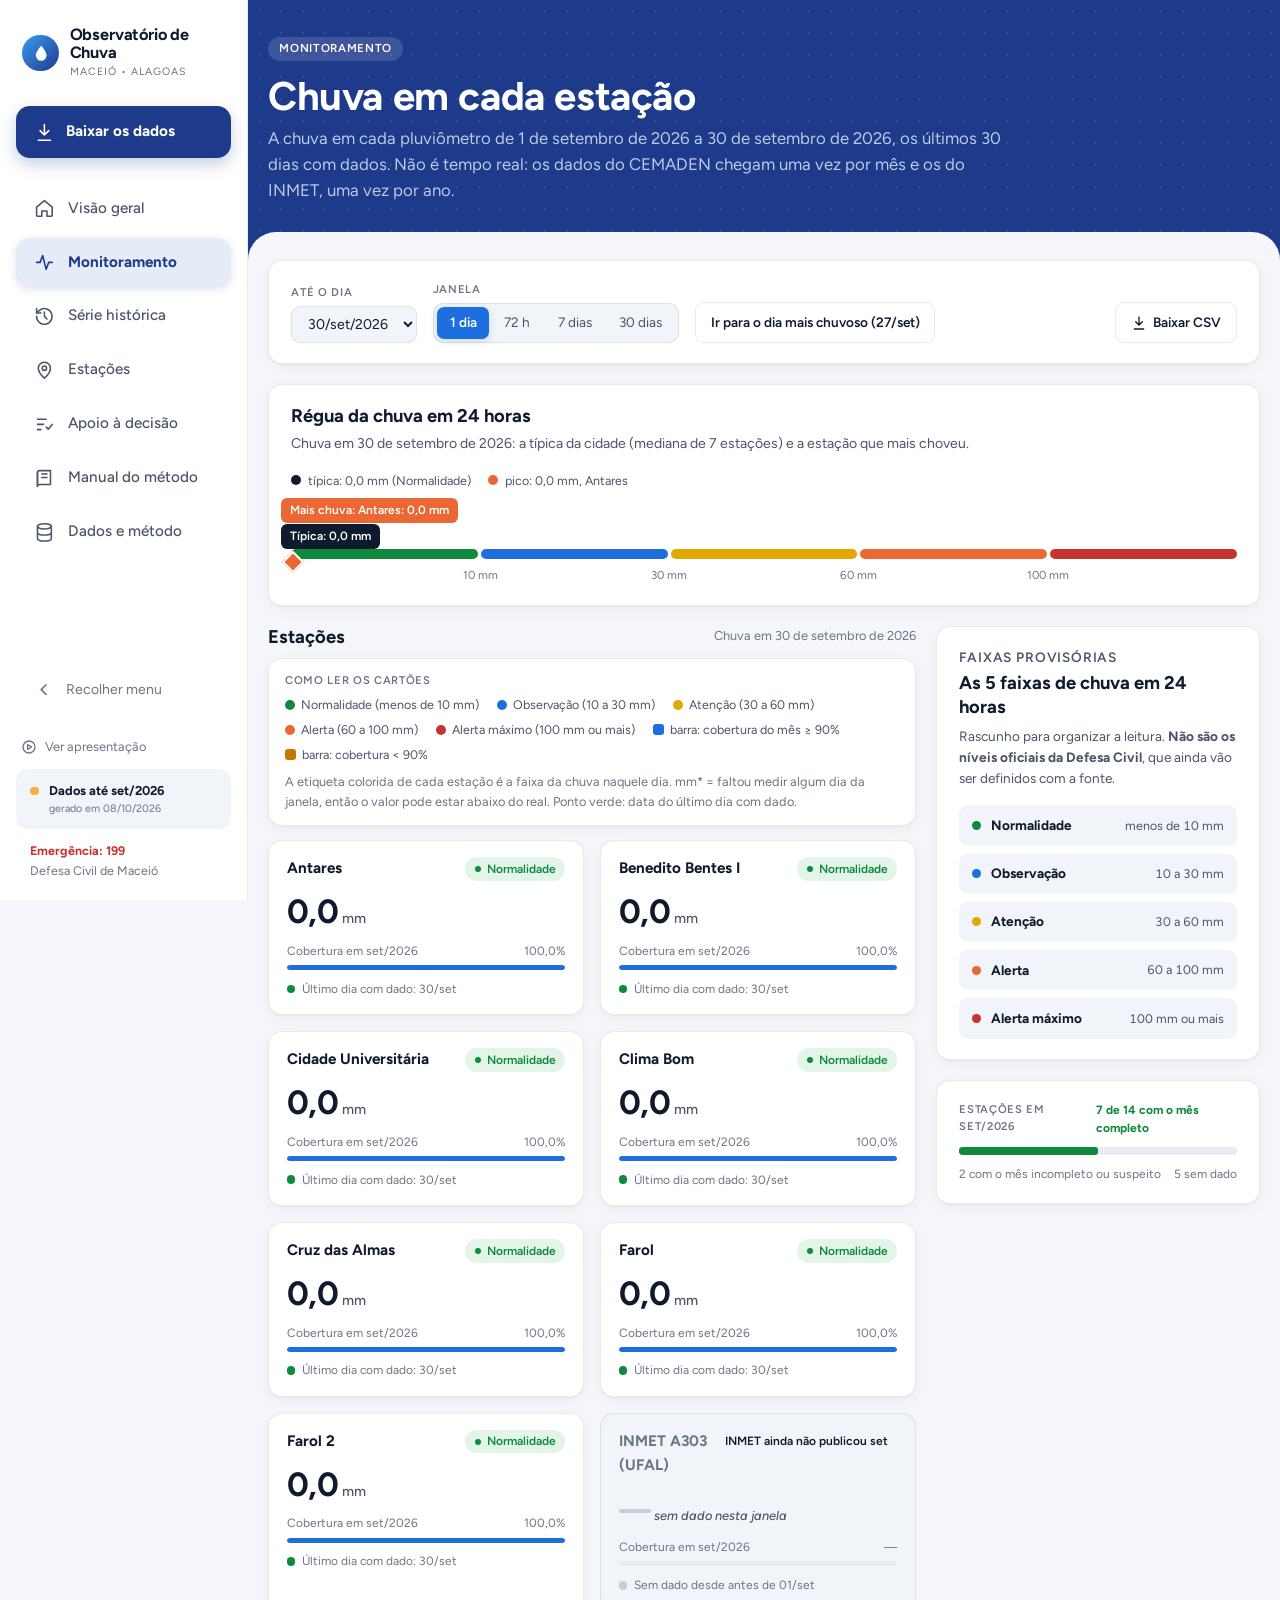
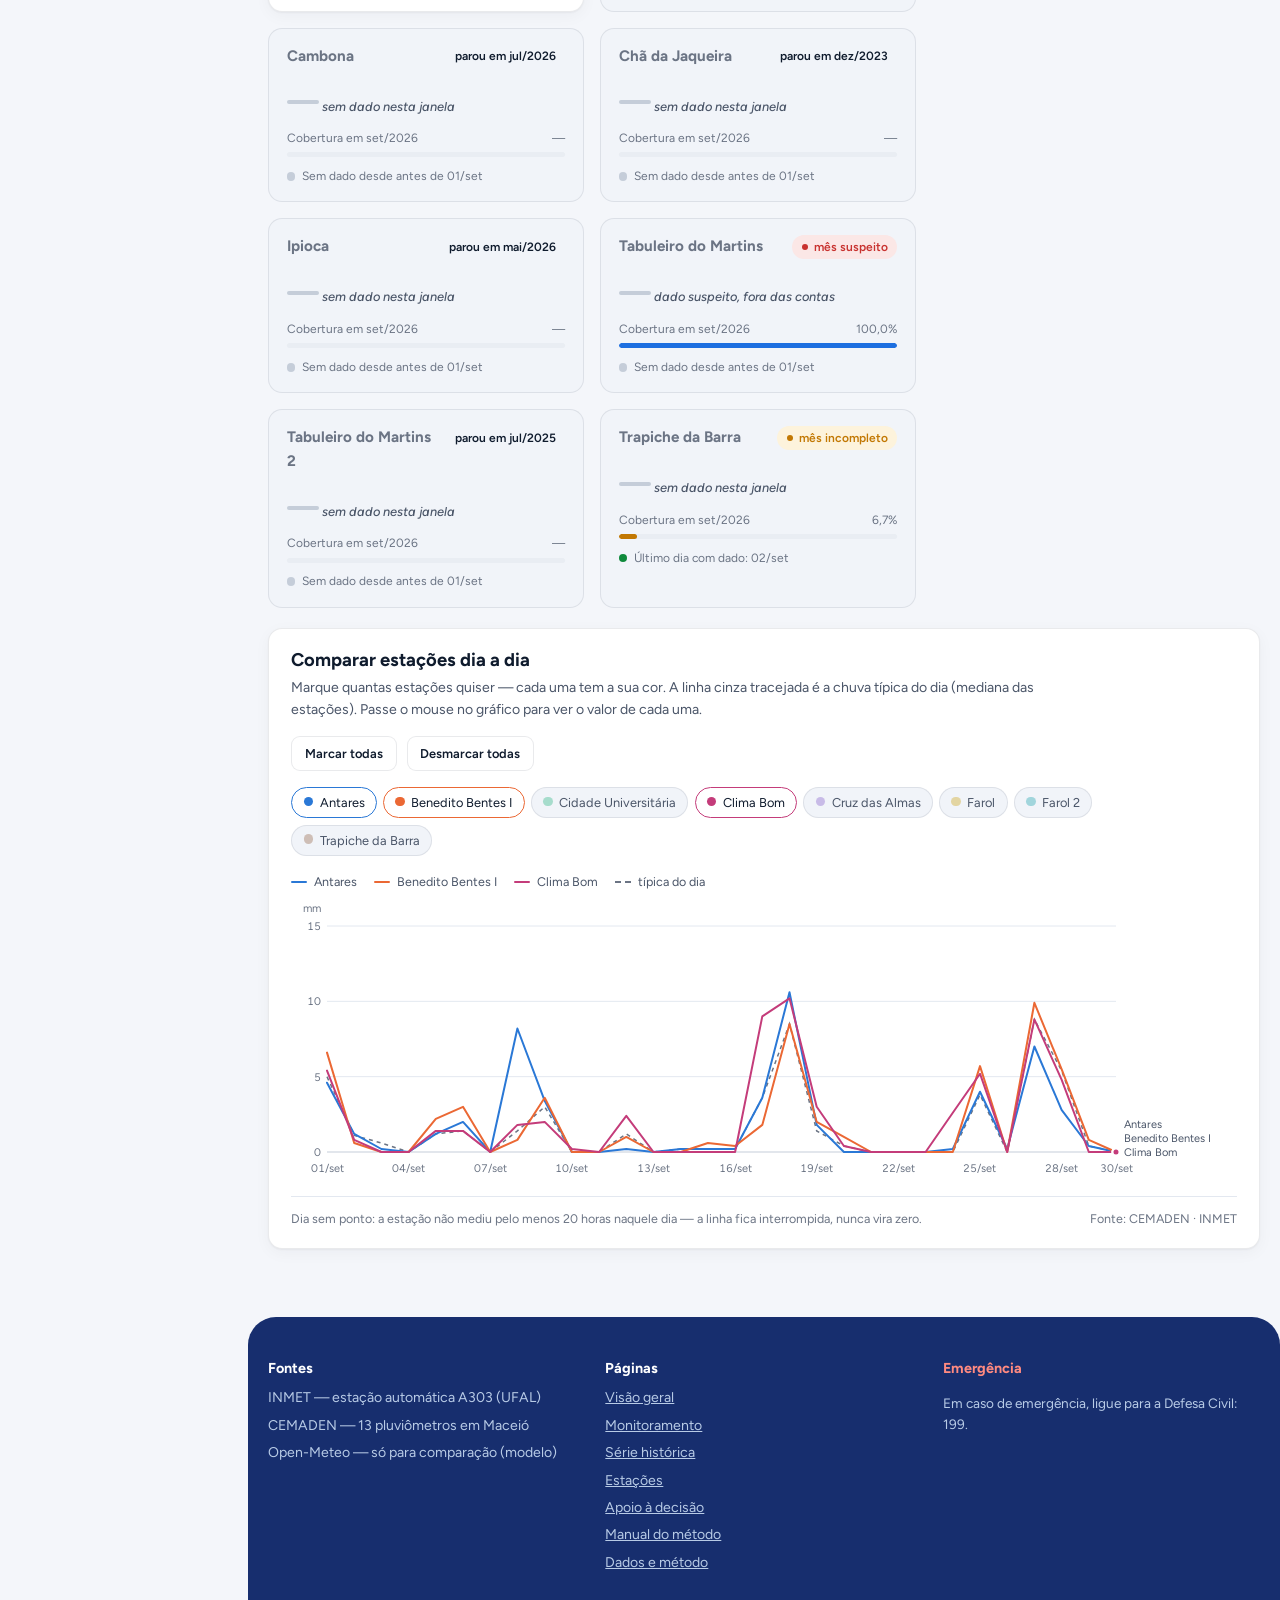
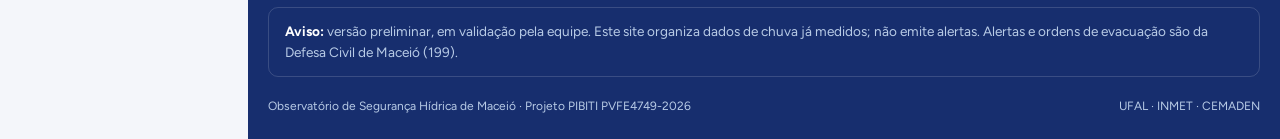
<file: monitoramento.html>
<!doctype html>
<html lang="pt-BR">
<head>
<meta charset="utf-8">
<meta name="viewport" content="width=device-width, initial-scale=1">
<title>Monitoramento · Observatório de Chuva de Maceió</title>
<link rel="icon" type="image/png" href="favicon.png">
<meta name="description" content="Chuva em cada pluviômetro de Maceió nos últimos 30 dias com dados.">
<link rel="preconnect" href="https://fonts.googleapis.com">
<link rel="preconnect" href="https://fonts.gstatic.com" crossorigin>
<link rel="stylesheet" href="https://fonts.googleapis.com/css2?family=Figtree:wght@400;500;600;700;800&display=swap">
<link rel="stylesheet" href="estilo.css">
</head>
<body data-pagina="monitoramento">

<main class="largura">

  <section class="cabecalho">
    <span class="etiqueta">Monitoramento</span>
    <h1>Chuva em cada estação</h1>
    <p class="subtitulo" id="subtitulo"></p>
  </section>

  <section class="cartao bloco" aria-label="Filtros">
    <div class="filtros">
      <label><span class="rotulo">Até o dia</span><select id="dia"></select></label>
      <div>
        <span class="rotulo" style="display:block;margin-bottom:.3rem">Janela</span>
        <div class="segmentos" id="janela" role="group" aria-label="Janela de tempo"></div>
      </div>
      <span class="espaco"></span>
      <button class="botao claro" type="button" id="baixar">
        <svg viewBox="0 0 24 24" width="16" height="16" fill="none" stroke="currentColor" stroke-width="2" stroke-linecap="round" aria-hidden="true"><path d="M12 3v12M7 10l5 5 5-5M5 21h14"/></svg>
        Baixar CSV</button>
    </div>
  </section>

  <section class="cartao bloco" aria-labelledby="titulo-regua">
    <div class="cartao-cabeca" style="margin-bottom:.5rem">
      <div>
        <h2 id="titulo-regua">Régua da chuva em 24 horas</h2>
        <p class="texto" id="texto-regua"></p>
      </div>
      <div class="legenda" id="legenda-regua"></div>
    </div>
    <div id="regua"></div>
  </section>

  <div class="grade-2 bloco">
    <section aria-labelledby="titulo-cartoes">
      <div class="cartao-cabeca" style="margin-bottom:.5rem">
        <h2 id="titulo-cartoes">Estações</h2>
        <span class="nota" id="nota-cartoes" style="margin:0"></span>
      </div>
      <div class="cartao legenda-cartoes">
        <p class="rotulo" style="margin:0 0 .4rem">Como ler os cartões</p>
        <div class="legenda" id="legenda-cartoes"></div>
        <p class="nota" id="nota-legenda" style="margin:.5rem 0 0"></p>
      </div>
      <div class="cartoes-estacao" id="cartoes"></div>
    </section>

    <aside style="display:flex;flex-direction:column;gap:1.25rem">
      <div class="cartao criterio">
        <p class="rotulo">Faixas provisórias</p>
        <h2 style="margin-top:.25rem">As 5 faixas de chuva em 24 horas</h2>
        <p style="margin-top:.4rem">Rascunho para organizar a leitura. <strong>Não são os níveis oficiais da Defesa Civil</strong>,
          que ainda vão ser definidos com a fonte.</p>
        <div class="faixas" id="faixas"></div>
      </div>
      <div class="cartao" id="cobertura-rede"></div>
    </aside>
  </div>

  <section class="cartao bloco" aria-labelledby="titulo-comparar">
    <div class="cartao-cabeca">
      <div>
        <h2 id="titulo-comparar">Comparar estações dia a dia</h2>
        <p class="texto">Marque quantas estações quiser — cada uma tem a sua cor. A linha cinza tracejada é a chuva típica do dia
          (mediana das estações). Passe o mouse no gráfico para ver o valor de cada uma.</p>
      </div>
      <div class="acoes" id="acoes-comparar"></div>
    </div>
    <div class="chips" id="escolha-comparar" style="margin:0 0 1rem"></div>
    <div class="legenda" id="legenda-comparar" style="margin-bottom:.5rem"></div>
    <div class="grafico" id="grafico-comparar"></div>
    <div class="rodape-cartao">
      <span>Dia sem ponto: a estação não mediu pelo menos 20 horas naquele dia — a linha fica interrompida, nunca vira zero.</span>
      <span>Fonte: CEMADEN · INMET</span>
    </div>
  </section>

</main>

<script src="dados.js"></script>
<script src="comum.js"></script>
<script src="monitoramento.js"></script>
</body>
</html>
</file>
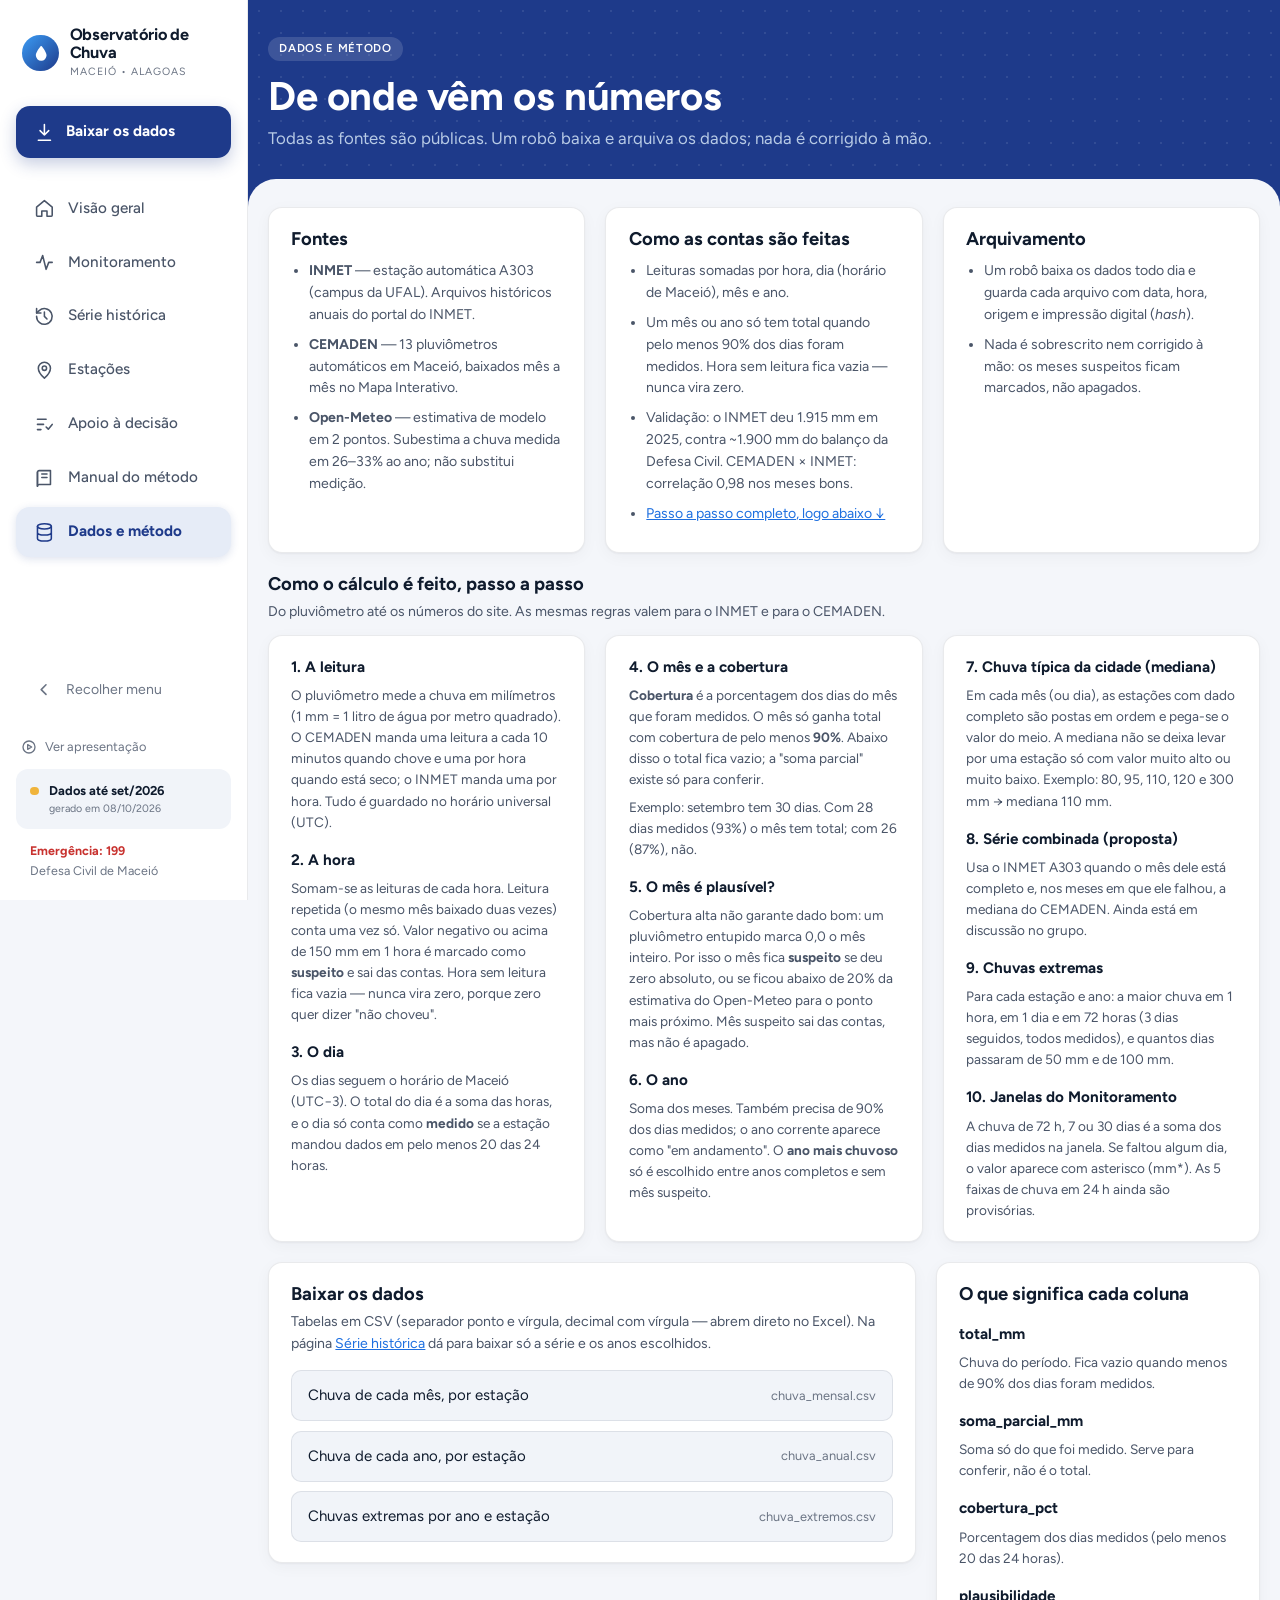
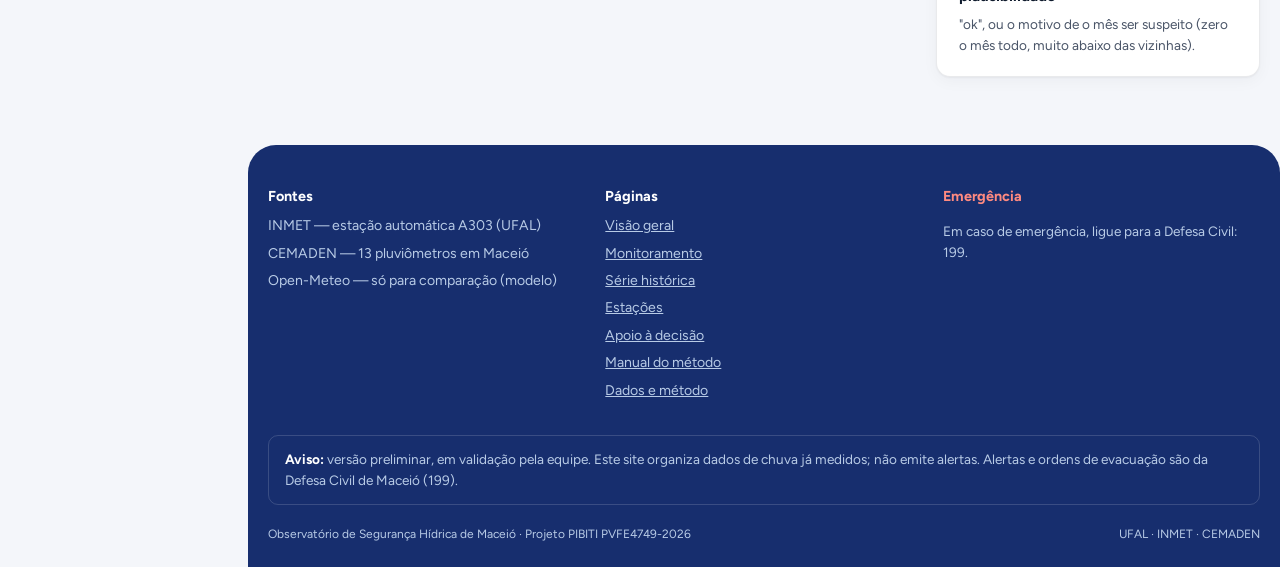
<file: sobre.html>
<!doctype html>
<html lang="pt-BR">
<head>
<meta charset="utf-8">
<meta name="viewport" content="width=device-width, initial-scale=1">
<title>Dados e método · Observatório de Chuva de Maceió</title>
<link rel="icon" type="image/png" href="favicon.png">
<meta name="description" content="De onde vêm os dados de chuva de Maceió, como as contas são feitas e as tabelas para baixar.">
<link rel="preconnect" href="https://fonts.googleapis.com">
<link rel="preconnect" href="https://fonts.gstatic.com" crossorigin>
<link rel="stylesheet" href="https://fonts.googleapis.com/css2?family=Figtree:wght@400;500;600;700;800&display=swap">
<link rel="stylesheet" href="estilo.css">
</head>
<body data-pagina="sobre">

<main class="largura">

  <section class="cabecalho">
    <span class="etiqueta">Dados e método</span>
    <h1>De onde vêm os números</h1>
    <p class="subtitulo">Todas as fontes são públicas. Um robô baixa e arquiva os dados; nada é corrigido à mão.</p>
  </section>

  <section class="colunas bloco">
    <div class="cartao">
      <h2>Fontes</h2>
      <ul>
        <li><strong>INMET</strong> — estação automática A303 (campus da UFAL). Arquivos históricos anuais do portal do INMET.</li>
        <li><strong>CEMADEN</strong> — 13 pluviômetros automáticos em Maceió, baixados mês a mês no Mapa Interativo.</li>
        <li><strong>Open-Meteo</strong> — estimativa de modelo em 2 pontos. Subestima a chuva medida em 26–33% ao ano; não substitui medição.</li>
      </ul>
    </div>
    <div class="cartao">
      <h2>Como as contas são feitas</h2>
      <ul>
        <li>Leituras somadas por hora, dia (horário de Maceió), mês e ano.</li>
        <li>Um mês ou ano só tem total quando pelo menos 90% dos dias foram medidos. Hora sem leitura fica vazia — nunca vira zero.</li>
        <li>Validação: o INMET deu 1.915 mm em 2025, contra ~1.900 mm do balanço da Defesa Civil. CEMADEN × INMET: correlação 0,98 nos meses bons.</li>
        <li><a href="#calculo">Passo a passo completo, logo abaixo ↓</a></li>
      </ul>
    </div>
    <div class="cartao">
      <h2>Arquivamento</h2>
      <ul>
        <li>Um robô baixa os dados todo dia e guarda cada arquivo com data, hora, origem e impressão digital (<em>hash</em>).</li>
        <li>Nada é sobrescrito nem corrigido à mão: os meses suspeitos ficam marcados, não apagados.</li>
      </ul>
    </div>
  </section>

  <section class="bloco" id="calculo" aria-labelledby="titulo-calculo">
    <div class="cartao-cabeca" style="margin-bottom:.75rem">
      <div>
        <h2 id="titulo-calculo">Como o cálculo é feito, passo a passo</h2>
        <p class="texto">Do pluviômetro até os números do site. As mesmas regras valem para o INMET e para o CEMADEN.</p>
      </div>
    </div>
    <div class="colunas">
      <div class="cartao criterio">
        <h3 style="margin-top:0">1. A leitura</h3>
        <p>O pluviômetro mede a chuva em milímetros (1 mm = 1 litro de água por metro quadrado). O CEMADEN manda uma leitura a cada
          10 minutos quando chove e uma por hora quando está seco; o INMET manda uma por hora. Tudo é guardado no horário universal (UTC).</p>
        <h3>2. A hora</h3>
        <p>Somam-se as leituras de cada hora. Leitura repetida (o mesmo mês baixado duas vezes) conta uma vez só. Valor negativo ou
          acima de 150 mm em 1 hora é marcado como <strong>suspeito</strong> e sai das contas. Hora sem leitura fica vazia — nunca vira zero,
          porque zero quer dizer "não choveu".</p>
        <h3>3. O dia</h3>
        <p>Os dias seguem o horário de Maceió (UTC−3). O total do dia é a soma das horas, e o dia só conta como <strong>medido</strong>
          se a estação mandou dados em pelo menos 20 das 24 horas.</p>
      </div>
      <div class="cartao criterio">
        <h3 style="margin-top:0">4. O mês e a cobertura</h3>
        <p><strong>Cobertura</strong> é a porcentagem dos dias do mês que foram medidos. O mês só ganha total com cobertura de
          pelo menos <strong>90%</strong>. Abaixo disso o total fica vazio; a "soma parcial" existe só para conferir.</p>
        <p style="margin-top:.4rem">Exemplo: setembro tem 30 dias. Com 28 dias medidos (93%) o mês tem total; com 26 (87%), não.</p>
        <h3>5. O mês é plausível?</h3>
        <p>Cobertura alta não garante dado bom: um pluviômetro entupido marca 0,0 o mês inteiro. Por isso o mês fica
          <strong>suspeito</strong> se deu zero absoluto, ou se ficou abaixo de 20% da estimativa do Open-Meteo para o ponto mais
          próximo. Mês suspeito sai das contas, mas não é apagado.</p>
        <h3>6. O ano</h3>
        <p>Soma dos meses. Também precisa de 90% dos dias medidos; o ano corrente aparece como "em andamento". O
          <strong>ano mais chuvoso</strong> só é escolhido entre anos completos e sem mês suspeito.</p>
      </div>
      <div class="cartao criterio">
        <h3 style="margin-top:0">7. Chuva típica da cidade (mediana)</h3>
        <p>Em cada mês (ou dia), as estações com dado completo são postas em ordem e pega-se o valor do meio. A mediana não se deixa
          levar por uma estação só com valor muito alto ou muito baixo. Exemplo: 80, 95, 110, 120 e 300 mm → mediana 110 mm.</p>
        <h3>8. Série combinada (proposta)</h3>
        <p>Usa o INMET A303 quando o mês dele está completo e, nos meses em que ele falhou, a mediana do CEMADEN. Ainda está em
          discussão no grupo.</p>
        <h3>9. Chuvas extremas</h3>
        <p>Para cada estação e ano: a maior chuva em 1 hora, em 1 dia e em 72 horas (3 dias seguidos, todos medidos), e quantos
          dias passaram de 50 mm e de 100 mm.</p>
        <h3>10. Janelas do Monitoramento</h3>
        <p>A chuva de 72 h, 7 ou 30 dias é a soma dos dias medidos na janela. Se faltou algum dia, o valor aparece com
          asterisco (mm*). As 5 faixas de chuva em 24 h ainda são provisórias.</p>
      </div>
    </div>
  </section>

  <section class="grade-2 bloco">
    <div class="cartao" id="baixar">
      <h2>Baixar os dados</h2>
      <p class="texto" style="margin-bottom:1rem">Tabelas em CSV (separador ponto e vírgula, decimal com vírgula — abrem direto no Excel).
        Na página <a href="historico.html">Série histórica</a> dá para baixar só a série e os anos escolhidos.</p>
      <div class="baixar">
        <a href="dados/chuva_mensal.csv" download>Chuva de cada mês, por estação <span>chuva_mensal.csv</span></a>
        <a href="dados/chuva_anual.csv" download>Chuva de cada ano, por estação <span>chuva_anual.csv</span></a>
        <a href="dados/chuva_extremos.csv" download>Chuvas extremas por ano e estação <span>chuva_extremos.csv</span></a>
      </div>
    </div>
    <div class="cartao criterio">
      <h2>O que significa cada coluna</h2>
      <h3>total_mm</h3>
      <p>Chuva do período. Fica vazio quando menos de 90% dos dias foram medidos.</p>
      <h3>soma_parcial_mm</h3>
      <p>Soma só do que foi medido. Serve para conferir, não é o total.</p>
      <h3>cobertura_pct</h3>
      <p>Porcentagem dos dias medidos (pelo menos 20 das 24 horas).</p>
      <h3>plausibilidade</h3>
      <p>"ok", ou o motivo de o mês ser suspeito (zero o mês todo, muito abaixo das vizinhas).</p>
    </div>
  </section>

</main>

<script src="dados.js"></script>
<script src="comum.js"></script>
</body>
</html>
</file>
<file: estilo.css>
/* Observatório de Chuva de Maceió — cores por função: troque aqui e o site inteiro acompanha. */
:root {
  color-scheme: light;
  --fundo: #f4f6fa;
  --superficie: #ffffff;
  --superficie-2: #f1f4f9;
  --tinta: #0f1b2d;
  --tinta-2: #4a5568;
  --tinta-3: #6b7484;
  --grade: #e3e8f0;
  --eixo: #c5cdd9;
  --borda: rgba(15, 27, 45, 0.09);
  --sombra: 0 1px 2px rgba(15, 27, 45, .05), 0 4px 16px rgba(15, 27, 45, .04);
  --primaria: #1d6fe0;
  --primaria-suave: #e8f0fc;
  --serie-inmet: #1d6fe0;
  --serie-cemaden: #eb6834;
  --serie-om: #898781;
  --bom: #0f8a3c;
  --bom-suave: #e3f5e9;
  --atencao: #c27803;
  --atencao-suave: #fdf3dc;
  --critico: #c8322f;
  --critico-suave: #fbe7e6;
  --vazio: #e9edf3;
  --recorde: #fffaf0; --laranja: #b4471b; --laranja-suave: #fdebe3;
  --recorde-borda: #f3e2bd;
  /* escala da chuva (um só azul, do claro ao escuro) */
  --seq-1: #e8f0fc; --seq-2: #b9d2f6; --seq-3: #78a9ec; --seq-4: #2f74d6; --seq-5: #0f2f66;
  --cat-1: #2a78d6; --cat-2: #eb6834; --cat-3: #1baf7a;
  /* cores das estações no gráfico "Comparar estações" (uma por estação) */
  --cat-4: #c43c7a; --cat-5: #7b52c7; --cat-6: #c99a00; --cat-7: #0e9aa7; --cat-8: #8d5a3b;
  --cat-9: #e04848; --cat-10: #4f6d8f; --cat-11: #6f9a1f; --cat-12: #0b3d91; --cat-13: #e889b5; --cat-14: #4bb3e6;
  --mais-chuvoso: #7b52c7; --mais-chuvoso-suave: #efe8fb;
  --seq-txt-claro: #0f1b2d; --seq-txt-meio: #0f1b2d; --seq-txt-escuro: #ffffff;
  --topo: #1e3a8a;
  --botao-forte: #1e3a8a;
  --menu-ativo: #e6ecf7;
  --topo-tinta: #ffffff;
  --topo-tinta-2: #b8cbe6;
  --rodape: #172e6e;
}
@media (prefers-color-scheme: dark) {
  :root:not([data-theme="light"]) {
    color-scheme: dark;
    --fundo: #0b1220; --superficie: #131c2c; --superficie-2: #1a2538;
    --tinta: #f2f5fa; --tinta-2: #b9c3d3; --tinta-3: #8e99ab;
    --grade: #243049; --eixo: #34425e; --borda: rgba(255, 255, 255, 0.08);
    --sombra: none;
    --primaria: #5b9cf0; --primaria-suave: #18304f;
    --serie-inmet: #4d8fe8; --serie-cemaden: #e2703f;
    --bom: #43c06f; --bom-suave: #12301e; --atencao: #f0b43c; --atencao-suave: #33280f;
    --critico: #f06d68; --critico-suave: #3a1a1a; --vazio: #1f2a3d;
    --recorde: #1c1a12; --laranja: #f0956b; --laranja-suave: #3a2216; --recorde-borda: #4a3e1f;
    --seq-1: #1b2d4a; --seq-2: #24497c; --seq-3: #2f6bbd; --seq-4: #5b9cf0; --seq-5: #b9d6fb;
    --cat-1: #3987e5; --cat-2: #d95926; --cat-3: #199e70;
    --cat-8: #c08a63; --cat-10: #8aa3bf; --cat-12: #7fa6ff; --mais-chuvoso: #b49af0; --mais-chuvoso-suave: #2c2346;
    --seq-txt-claro: #f2f5fa; --seq-txt-meio: #ffffff; --seq-txt-escuro: #0b1220;
    --topo: #15295f; --rodape: #0f1f48; --botao-forte: #3b6fd8; --menu-ativo: #1c2b47;
  }
}
:root[data-theme="dark"] {
  color-scheme: dark;
  --fundo: #0b1220; --superficie: #131c2c; --superficie-2: #1a2538;
  --tinta: #f2f5fa; --tinta-2: #b9c3d3; --tinta-3: #8e99ab;
  --grade: #243049; --eixo: #34425e; --borda: rgba(255, 255, 255, 0.08);
  --sombra: none;
  --primaria: #5b9cf0; --primaria-suave: #18304f;
  --serie-inmet: #4d8fe8; --serie-cemaden: #e2703f;
  --bom: #43c06f; --bom-suave: #12301e; --atencao: #f0b43c; --atencao-suave: #33280f;
  --critico: #f06d68; --critico-suave: #3a1a1a; --vazio: #1f2a3d;
  --recorde: #1c1a12; --laranja: #f0956b; --laranja-suave: #3a2216; --recorde-borda: #4a3e1f;
  --seq-1: #1b2d4a; --seq-2: #24497c; --seq-3: #2f6bbd; --seq-4: #5b9cf0; --seq-5: #b9d6fb;
    --cat-1: #3987e5; --cat-2: #d95926; --cat-3: #199e70;
    --cat-8: #c08a63; --cat-10: #8aa3bf; --cat-12: #7fa6ff; --mais-chuvoso: #b49af0; --mais-chuvoso-suave: #2c2346;
    --seq-txt-claro: #f2f5fa; --seq-txt-meio: #ffffff; --seq-txt-escuro: #0b1220;
  --topo: #15295f; --rodape: #0f1f48; --botao-forte: #3b6fd8; --menu-ativo: #1c2b47;
}

* { box-sizing: border-box; }
html { scroll-behavior: smooth; scroll-padding-top: 1rem; }
body {
  margin: 0; background: var(--fundo); color: var(--tinta);
  font: 15px/1.55 "Figtree", system-ui, -apple-system, "Segoe UI", Roboto, sans-serif;
}
.largura { max-width: 76rem; margin-inline: auto; padding-inline: 1.25rem; }
a { color: var(--primaria); }

/* ---------- moldura: barra lateral + faixa azul + painel ---------- */
body { display: grid; grid-template-columns: 15.5rem minmax(0, 1fr); min-height: 100vh; }
.lateral { position: sticky; top: 0; height: 100vh; overflow-y: auto; background: var(--superficie);
  border-right: 1px solid var(--borda); padding: 1.6rem 1rem 1.25rem; display: flex; flex-direction: column; gap: 1.6rem; z-index: 1200; }
.marca { display: flex; align-items: center; gap: .65rem; color: var(--tinta); text-decoration: none; padding-inline: .4rem; }
.marca-icone { width: 2.3rem; height: 2.3rem; border-radius: 50%; background: linear-gradient(135deg, #3b9cf5, var(--topo));
  display: grid; place-items: center; flex: none; }
.marca-icone svg { width: 1.15rem; height: 1.15rem; fill: #fff; }
.marca strong { display: block; font-size: 1.02rem; line-height: 1.1; letter-spacing: -.01em; }
.marca small { display: block; font-size: .66rem; letter-spacing: .1em; color: var(--tinta-3); margin-top: .15rem; }
.botao-destaque { display: flex; align-items: center; gap: .75rem; padding: .9rem 1.1rem; border-radius: 14px;
  background: var(--botao-forte); color: #fff; text-decoration: none; font-weight: 700; font-size: .95rem;
  box-shadow: 0 6px 16px rgba(30, 58, 138, .25); transition: transform .15s, filter .15s; }
.botao-destaque:hover { filter: brightness(1.1); transform: translateY(-1px); }
.botao-destaque svg, .menu-lateral svg { width: 1.3rem; height: 1.3rem; fill: none; stroke: currentColor; stroke-width: 1.8;
  stroke-linecap: round; stroke-linejoin: round; flex: none; }
.menu-lateral { display: flex; flex-direction: column; gap: .3rem; }
.menu-lateral a { display: flex; align-items: center; gap: .85rem; padding: .8rem 1.1rem; border-radius: 14px;
  color: var(--tinta-2); text-decoration: none; font-weight: 500; font-size: .95rem; transition: background .15s, color .15s; }
.menu-lateral a:hover { background: var(--superficie-2); color: var(--tinta); }
.menu-lateral a[aria-current="page"] { background: var(--menu-ativo); color: var(--botao-forte); font-weight: 700; }
.lateral-pe { margin-top: auto; display: flex; flex-direction: column; gap: .75rem; }
.situacao-dados { display: flex; gap: .6rem; align-items: flex-start; background: var(--superficie-2); border-radius: 12px; padding: .75rem .9rem; font-size: .8rem; }
.situacao-dados .ponto-status { background: #f0b43c; margin-top: .35rem; }
.situacao-dados small { display: block; color: var(--tinta-3); }
.emergencia-lateral { margin: 0; font-size: .78rem; color: var(--tinta-3); padding-inline: .9rem; }
.emergencia-lateral strong { color: var(--critico); }

.principal { min-width: 0; background: var(--topo); display: flex; flex-direction: column; }
.faixa-topo { color: var(--topo-tinta); padding-block: .25rem 1.75rem; }
.faixa-movel { display: none; }
.faixa-topo .cabecalho { padding-block: 2rem 0; }
.faixa-topo h1 { color: #fff; }
.faixa-topo .subtitulo { color: var(--topo-tinta-2); }
.faixa-topo .etiqueta { background: rgba(255, 255, 255, .14); color: #fff; }
.faixa-topo .pilula.info { background: rgba(255, 255, 255, .14); color: #fff; }
.painel { flex: 1; background: var(--fundo); border-radius: 28px 28px 0 0; padding-top: 1.75rem; display: flex; flex-direction: column; }
.painel > main { flex: 1; width: 100%; }
.abrir-menu { background: rgba(255, 255, 255, .12); border: 0; color: #fff; width: 2.6rem; height: 2.6rem; border-radius: 12px; cursor: pointer; display: grid; place-items: center; }
.abrir-menu svg { width: 1.3rem; height: 1.3rem; fill: none; stroke: currentColor; stroke-width: 2; stroke-linecap: round; }
.sombra-menu { display: none; }

/* ---------- títulos e textos ---------- */
.cabecalho { padding-block: 2.25rem 1.25rem; }
.etiqueta { display: inline-block; font-size: .72rem; font-weight: 600; letter-spacing: .06em; text-transform: uppercase;
  color: var(--primaria); background: var(--primaria-suave); border-radius: 999px; padding: .2rem .7rem; margin-bottom: .75rem; }
h1 { margin: 0; font-size: clamp(1.8rem, 4vw, 2.5rem); line-height: 1.15; font-weight: 700; letter-spacing: -.01em; }
.subtitulo { margin: .4rem 0 0; font-size: 1.05rem; color: var(--tinta-2); max-width: 46rem; }
h2 { font-size: 1.15rem; margin: 0; line-height: 1.3; }
h3 { font-size: .95rem; margin: 0 0 .35rem; }
.texto { color: var(--tinta-2); margin: .25rem 0 0; font-size: .88rem; max-width: 48rem; }
.nota { font-size: .8rem; color: var(--tinta-3); margin: .5rem 0 0; }
.rotulo { font-size: .7rem; font-weight: 600; letter-spacing: .06em; text-transform: uppercase; color: var(--tinta-3); margin: 0; }
.pilula { display: inline-flex; align-items: center; gap: .35rem; font-size: .75rem; font-weight: 600; border-radius: 999px;
  padding: .15rem .6rem; white-space: nowrap; }
.pilula.ok { background: var(--bom-suave); color: var(--bom); }
.pilula.parcial { background: var(--atencao-suave); color: var(--atencao); }
.pilula.critico { background: var(--critico-suave); color: var(--critico); }
.pilula.info { background: var(--primaria-suave); color: var(--primaria); }
.pilula::before { content: ""; width: .4rem; height: .4rem; border-radius: 50%; background: currentColor; }
.pilula.sem-ponto::before { display: none; }

/* ---------- cartões ---------- */
.cartao { background: var(--superficie); border: 1px solid var(--borda); border-radius: 14px; box-shadow: var(--sombra); padding: 1.25rem 1.4rem; }
.cartao-cabeca { display: flex; justify-content: space-between; align-items: flex-start; gap: 1rem; flex-wrap: wrap; margin-bottom: 1rem; }
.bloco { margin-bottom: 1.25rem; }
.grade-2 { display: grid; grid-template-columns: minmax(0, 2fr) minmax(0, 1fr); gap: 1.25rem; align-items: start; }
.rodape-cartao { display: flex; justify-content: space-between; gap: 1rem; flex-wrap: wrap; font-size: .78rem; color: var(--tinta-3);
  border-top: 1px solid var(--grade); margin-top: 1rem; padding-top: .75rem; }

/* números em destaque */
.numeros { display: grid; grid-template-columns: repeat(3, minmax(0, 1fr)); gap: 1rem; }
.numero strong { font-size: 2.2rem; font-weight: 700; line-height: 1; }
.numero strong small { font-size: .45em; font-weight: 500; color: var(--tinta-2); margin-left: .3em; }
.numero p { margin: .4rem 0 0; color: var(--tinta-3); font-size: .82rem; }

/* busca de estação */
.busca input { width: 100%; font: inherit; padding: .7rem .9rem; border-radius: 10px; border: 1px solid var(--borda);
  background: var(--superficie-2); color: var(--tinta); }
.busca input:focus { outline: 2px solid var(--primaria); outline-offset: 1px; }
.chips { display: flex; flex-wrap: wrap; gap: .4rem; margin-top: .75rem; }
.chips button { font: inherit; font-size: .8rem; padding: .3rem .7rem; border-radius: 999px; cursor: pointer;
  border: 1px solid var(--borda); background: var(--superficie-2); color: var(--tinta-2); }
.chips button:hover, .chips button[aria-pressed="true"] { border-color: var(--primaria); color: var(--primaria); background: var(--primaria-suave); }
.chips button.chip-destaque { color: var(--critico); background: var(--critico-suave); border-color: transparent; }

/* síntese do último mês */
.sintese { display: grid; grid-template-columns: minmax(0, 1.4fr) minmax(0, 1fr); gap: 1.25rem; }
.sintese .heroi-valor { font-size: clamp(3rem, 7vw, 4.4rem); font-weight: 700; line-height: 1; margin: .6rem 0 .3rem; letter-spacing: -.02em; }
.heroi-valor small { font-size: .35em; font-weight: 600; color: var(--tinta-2); margin-left: .25em; letter-spacing: 0; }
.heroi-desc { font-weight: 600; margin: 0; }
.par { display: grid; grid-template-columns: 1fr 1fr; gap: 1rem; background: var(--superficie-2); border-radius: 10px; padding: .9rem 1rem; margin-top: 1rem; }
.par strong { display: block; margin-top: .2rem; }
.par .sec { font-size: .8rem; color: var(--tinta-3); }
.mini { display: flex; flex-direction: column; gap: 1.25rem; }
.mini .cartao { display: grid; grid-template-columns: 1fr auto; gap: .25rem 1rem; align-items: end; }
.mini .valor { font-size: 1.9rem; font-weight: 700; line-height: 1.1; margin: .3rem 0 0; }
.mini .valor small { font-size: .5em; font-weight: 500; color: var(--tinta-2); margin-left: .2em; }
.mini .sec { grid-column: 1 / -1; font-size: .8rem; color: var(--tinta-3); }
.faisca { width: 120px; height: 36px; }

/* mapa */
.mapa-escuro { background: #0b1a33; border-radius: 12px; overflow: hidden; position: relative; }
.mapa { height: 30rem; }
.mapa-falhou { display: flex; align-items: center; justify-content: center; padding: 2rem; text-align: center; color: var(--tinta-2); }
.painel-estacao { position: absolute; top: 1rem; right: 1rem; z-index: 500; width: 17rem; max-width: calc(100% - 2rem);
  background: var(--superficie); color: var(--tinta); border-radius: 12px; box-shadow: 0 8px 28px rgba(0, 0, 0, .35); padding: 1rem; }
.painel-estacao h3 { font-size: 1.05rem; margin: .2rem 0 0; }
.painel-estacao .tipo { font-size: .78rem; color: var(--tinta-3); margin: 0 0 .75rem; }
.painel-estacao .par { margin-top: 0; padding: .7rem .8rem; }
.painel-estacao .par strong { font-size: 1.25rem; }
.botao { display: inline-flex; align-items: center; justify-content: center; gap: .4rem; font: inherit; font-size: .85rem; font-weight: 600;
  padding: .55rem .9rem; border-radius: 9px; border: 0; background: var(--primaria); color: #fff; cursor: pointer; text-decoration: none; }
.botao.claro { background: var(--superficie); color: var(--tinta); border: 1px solid var(--borda); }
.botao:hover { filter: brightness(1.08); }
.painel-estacao .botao { width: 100%; margin-top: .8rem; }
.rotulo-mapa { background: rgba(8, 20, 40, .82) !important; color: #e8eef8 !important; border: 0 !important; box-shadow: none !important;
  font: 600 11px/1.2 "Figtree", system-ui, sans-serif !important; padding: 2px 6px !important; border-radius: 6px !important; }
.rotulo-mapa::before { display: none; }
.legenda-mapa { display: flex; flex-wrap: wrap; gap: .4rem 1.1rem; font-size: .78rem; color: var(--tinta-2); margin-top: .75rem; }

/* módulos */
.modulos { display: grid; grid-template-columns: repeat(3, minmax(0, 1fr)); gap: 1.25rem; }
@media (max-width: 70rem) { .modulos { grid-template-columns: repeat(2, minmax(0, 1fr)); } }
.modulo { display: flex; flex-direction: column; text-decoration: none; color: inherit; transition: border-color .15s; }
.modulo:hover { border-color: var(--primaria); }
.modulo .icone { width: 2.3rem; height: 2.3rem; border-radius: 10px; background: var(--primaria-suave); display: grid; place-items: center; margin-bottom: .9rem; }
.modulo .icone svg { width: 1.2rem; height: 1.2rem; stroke: var(--primaria); fill: none; stroke-width: 2; stroke-linecap: round; stroke-linejoin: round; }
.modulo p { color: var(--tinta-2); font-size: .85rem; margin: 0 0 1rem; flex: 1; }
.modulo span { color: var(--primaria); font-size: .85rem; font-weight: 600; }

/* ---------- filtros ---------- */
.filtros { display: flex; flex-wrap: wrap; align-items: flex-end; gap: .9rem 1rem; }
.filtros label { display: flex; flex-direction: column; gap: .3rem; }
.filtros select { font: inherit; font-size: .88rem; padding: .5rem .7rem; border-radius: 9px; border: 1px solid var(--borda);
  background: var(--superficie-2); color: var(--tinta); min-width: 7rem; max-width: 100%; }
.filtros .espaco { flex: 1; }
.aviso-serie { margin: .75rem 0 0; font-size: .82rem; color: var(--atencao); background: var(--atencao-suave); border-radius: 9px; padding: .55rem .8rem; }

/* ---------- gráficos ---------- */
.grafico { width: 100%; }
.grafico svg { display: block; }
.legenda { display: flex; flex-wrap: wrap; gap: .35rem 1.1rem; font-size: .78rem; color: var(--tinta-2); }
.legenda span { display: inline-flex; align-items: center; gap: .4rem; }
.chave { display: inline-block; width: 11px; height: 11px; border-radius: 3px; }
.chave.linha { width: 16px; height: 0; border-top: 2px dashed; border-radius: 0; background: none !important; }
.chave.cheia { width: 16px; height: 2px; border-radius: 1px; }
.chave.ponto { width: 10px; height: 10px; border-radius: 50%; }
.chave.hachura { background: repeating-linear-gradient(135deg, var(--eixo) 0 2px, transparent 2px 5px) !important; border: 1px solid var(--grade); }
svg text { font-family: inherit; }
.eixo-texto { fill: var(--tinta-3); font-size: 11px; font-variant-numeric: tabular-nums; }
.eixo-forte { fill: var(--tinta); font-size: 12px; font-weight: 600; }
.rotulo-dado { fill: var(--tinta); font-size: 11px; font-weight: 600; font-variant-numeric: tabular-nums; }
.linha-grade { stroke: var(--grade); stroke-width: 1; }
.linha-base { stroke: var(--eixo); stroke-width: 1; }
.linha-ref { stroke-width: 1.5; stroke-dasharray: 5 4; }
.alvo { fill: transparent; }
.alvo:hover, .alvo:focus { fill: var(--tinta); fill-opacity: .05; outline: none; }
.celula:hover, .celula:focus { stroke: var(--tinta); stroke-width: 1.5; outline: none; }
.ponto-dado:focus { outline: none; }
.ponto-dado:hover circle.marca, .ponto-dado:focus circle.marca { r: 6; }

/* mapa de calor */
.calor { display: grid; grid-template-columns: 3.5rem repeat(12, minmax(2.6rem, 1fr)) 5.2rem; gap: 4px; min-width: 46rem; font-variant-numeric: tabular-nums; }
.calor .cab { font-size: .72rem; color: var(--tinta-3); text-align: center; padding-bottom: .25rem; }
.calor .ano { font-weight: 600; font-size: .85rem; display: flex; align-items: center; }
.calor .cel { height: 2.2rem; border-radius: 6px; display: grid; place-items: center; font-size: .8rem; font-weight: 600; cursor: default; }
.calor .cel:hover, .calor .cel:focus { outline: 2px solid var(--tinta); outline-offset: 1px; }
.calor .cel.sem { background: repeating-linear-gradient(135deg, var(--vazio) 0 4px, transparent 4px 8px); color: var(--tinta-3); font-weight: 400; border: 1px solid var(--grade); }
.calor .cel.futuro { background: var(--superficie-2); color: var(--tinta-3); font-weight: 400; }
.calor .f1 { background: var(--seq-1); color: var(--seq-txt-claro); box-shadow: inset 0 0 0 1px var(--seq-2); }
.calor .f2 { background: var(--seq-2); color: var(--seq-txt-claro); }
.calor .f3 { background: var(--seq-3); color: var(--seq-txt-meio); }
.calor .f4 { background: var(--seq-4); color: var(--seq-txt-escuro); }
.calor .f5 { background: var(--seq-5); color: var(--seq-txt-escuro); }
.calor .cel.cemaden { box-shadow: inset 0 -3px 0 var(--serie-cemaden); }

/* recorde */
.recorde { background: var(--recorde); border-color: var(--recorde-borda); }
.recorde .grande { font-size: 3rem; font-weight: 700; line-height: 1; margin: .5rem 0 .2rem; letter-spacing: -.02em; }
.recorde .grande small { font-size: .38em; font-weight: 600; color: var(--tinta-2); }
.detalhes { list-style: none; padding: .9rem 1rem; margin: 1rem 0; background: var(--superficie); border-radius: 10px; border: 1px solid var(--borda); }
.detalhes li { display: grid; grid-template-columns: 1.2rem 1fr; gap: .5rem; margin-bottom: .6rem; font-size: .85rem; }
.detalhes li:last-child { margin-bottom: 0; }
.detalhes li span { color: var(--tinta-3); font-size: .75rem; display: block; }
.detalhes svg { width: 1rem; height: 1rem; stroke: var(--tinta-3); fill: none; stroke-width: 2; margin-top: .15rem; }
.comparacao { font-size: .82rem; color: var(--tinta-2); background: var(--superficie-2); border-radius: 10px; padding: .7rem .9rem; margin: 0; }
.segundo { display: flex; justify-content: space-between; gap: 1rem; font-size: .85rem; border-top: 1px solid var(--recorde-borda); margin-top: 1rem; padding-top: .8rem; }

/* ---------- tabelas ---------- */
.rolagem { overflow-x: auto; }
table { border-collapse: collapse; width: 100%; font-size: .85rem; }
th, td { text-align: left; padding: .65rem .75rem; border-bottom: 1px solid var(--grade); white-space: nowrap; vertical-align: middle; }
th { font-weight: 600; color: var(--tinta-3); font-size: .72rem; background: var(--superficie-2); }
td.num, th.num { text-align: right; font-variant-numeric: tabular-nums; }
tbody tr:last-child td { border-bottom: 0; }
td .sec { color: var(--tinta-3); font-size: .85em; }
.barrinha { display: inline-flex; align-items: center; gap: .5rem; font-variant-numeric: tabular-nums; }
.barrinha i { display: block; width: 5rem; height: 6px; border-radius: 3px; background: var(--vazio); overflow: hidden; }
.barrinha i b { display: block; height: 100%; border-radius: 3px; }
.fonte { display: inline-block; font-size: .7rem; font-weight: 700; padding: .1rem .4rem; border-radius: 4px; color: #fff; margin-right: .25rem; }
.fonte.inmet { background: var(--serie-inmet); }
.fonte.cemaden { background: var(--serie-cemaden); }
.icone-botao { background: none; border: 0; cursor: pointer; color: var(--tinta-3); padding: .2rem; border-radius: 6px; }
.icone-botao:hover { color: var(--primaria); background: var(--primaria-suave); }
.icone-botao svg { width: 1rem; height: 1rem; stroke: currentColor; fill: none; stroke-width: 2; display: block; }
.marca-rede { display: inline-block; width: 10px; height: 10px; border-radius: 50%; margin-right: .45rem; }
.tabela-cartao { padding: 0; overflow: hidden; }
.tabela-cartao .cartao-cabeca { padding: 1.25rem 1.4rem 0; }
.tabela-cartao .rodape-cartao { margin: 0; padding: .75rem 1.4rem 1rem; }

/* critério */
.criterio h3 { margin-top: 1rem; }
.criterio p { font-size: .85rem; color: var(--tinta-2); margin: 0; }
.alerta { border-left: 3px solid var(--atencao); background: var(--atencao-suave); border-radius: 8px; padding: .75rem .9rem; margin-top: 1.25rem; }
.alerta strong { color: var(--atencao); font-size: .85rem; }

/* ---------- estações / qualidade ---------- */
.estacoes-grade { display: grid; grid-template-columns: minmax(0, 1.2fr) minmax(0, 1fr); gap: 1.25rem; align-items: start; }
.estacoes-grade .mapa { border-radius: 12px; height: 32rem; }
/* lista ao lado do mapa: mesma altura, com rolagem própria e cabeçalho fixo */
@media (min-width: 90.01rem) {
  .estacoes-grade { grid-template-columns: minmax(0, 1fr) minmax(0, 1fr); }
  .estacoes-grade .lista-rede { max-height: 32rem; overflow-y: auto; }
  .estacoes-grade .lista-rede td, .estacoes-grade .lista-rede th { padding-inline: .55rem; }
  .estacoes-grade .lista-rede thead th { position: sticky; top: 0; z-index: 1; }
}
#grafico-qualidade svg { display: block; }
@media (max-width: 90rem) { .estacoes-grade { grid-template-columns: minmax(0, 1fr); } .estacoes-grade .mapa { height: 26rem; } }

/* ---------- sobre ---------- */
.colunas { display: grid; grid-template-columns: repeat(3, minmax(0, 1fr)); gap: 1.25rem; }
.colunas ul, .lista { padding-left: 1.1rem; margin: .5rem 0 0; color: var(--tinta-2); font-size: .88rem; }
.colunas li, .lista li { margin-bottom: .5rem; }
.baixar { display: grid; gap: .6rem; }
.baixar a { display: flex; justify-content: space-between; gap: 1rem; align-items: center; padding: .8rem 1rem; border-radius: 10px;
  border: 1px solid var(--borda); background: var(--superficie-2); color: var(--tinta); text-decoration: none; }
.baixar a:hover { border-color: var(--primaria); }
.baixar a span { color: var(--tinta-3); font-size: .8rem; }


/* ---------- monitoramento ---------- */
.segmentos { display: inline-flex; background: var(--superficie-2); border: 1px solid var(--borda); border-radius: 10px; padding: 3px; gap: 2px; }
.segmentos button { font: inherit; font-size: .85rem; border: 0; background: none; color: var(--tinta-2); padding: .35rem .8rem; border-radius: 7px; cursor: pointer; }
.segmentos button[aria-pressed="true"] { background: var(--primaria); color: #fff; font-weight: 600; }
.regua { position: relative; padding: 3.2rem 0 1.6rem; }
.regua-faixas { display: grid; grid-template-columns: repeat(5, 1fr); gap: 3px; height: 10px; }
.regua-faixas div { border-radius: 5px; }
.regua-escala span { position: absolute; bottom: 0; transform: translateX(-50%); font-size: .72rem; color: var(--tinta-3); }
.regua-marca { position: absolute; top: 0; bottom: 1.3rem; width: 0; }
.regua-marca::after { content: ""; position: absolute; left: -6px; bottom: -6px; width: 12px; height: 12px; transform: rotate(45deg);
  background: var(--tinta); border: 2px solid var(--superficie); }
.regua-marca span { position: absolute; transform: translateX(-50%); white-space: nowrap; font-size: .75rem; font-weight: 600;
  padding: .2rem .55rem; border-radius: 6px; background: var(--tinta); color: var(--superficie); }
.regua-marca.tipica span { top: 1.6rem; }
.regua-marca.pico span { top: 0; background: var(--serie-cemaden); color: #fff; }
.regua-marca.pico::after { background: var(--serie-cemaden); }
.cartoes-estacao { display: grid; grid-template-columns: repeat(auto-fill, minmax(13rem, 1fr)); gap: 1rem; }
.cartao-estacao { padding: 1rem 1.1rem; }
.cartao-estacao .topo-cartao { display: flex; justify-content: space-between; align-items: flex-start; gap: .5rem; }
.cartao-estacao h3 { font-size: .95rem; margin: 0; }
.cartao-estacao .valor { font-size: 2.1rem; font-weight: 700; line-height: 1; margin: .9rem 0 .8rem; letter-spacing: -.01em; }
.cartao-estacao .valor small { font-size: .42em; font-weight: 500; color: var(--tinta-2); margin-left: .25em; letter-spacing: 0; }
.cartao-estacao.apagado { background: var(--superficie-2); box-shadow: none; }
.cartao-estacao.apagado h3 { color: var(--tinta-3); }
.cartao-estacao .traco { display: inline-block; width: 2rem; height: 4px; border-radius: 2px; background: var(--eixo); vertical-align: middle; }
.cartao-estacao.apagado .valor small { font-size: .8rem; font-style: italic; }
.linha-cob { display: flex; justify-content: space-between; gap: .5rem; font-size: .75rem; color: var(--tinta-3); }
i.cob { display: block; height: 5px; border-radius: 3px; background: var(--vazio); overflow: hidden; margin: .3rem 0 .6rem; }
i.cob b { display: block; height: 100%; border-radius: 3px; }
.ultimo { font-size: .75rem; color: var(--tinta-3); margin: 0; display: flex; align-items: center; gap: .4rem; }
.ponto-status { display: inline-block; width: .55rem; height: .55rem; border-radius: 50%; flex: none; }
.pilula.laranja { background: var(--laranja-suave); color: var(--laranja); }
.faixas { display: grid; gap: .5rem; margin-top: 1rem; }
.faixa { display: grid; grid-template-columns: auto 1fr auto; align-items: center; gap: .6rem; background: var(--superficie-2);
  border-radius: 9px; padding: .6rem .8rem; font-size: .85rem; }
.faixa span:last-child { font-size: .78rem; color: var(--tinta-2); font-variant-numeric: tabular-nums; }


/* ---------- movimento suave (transições de página e botões) ---------- */
:root { --suave: cubic-bezier(.2, .7, .2, 1); }
@keyframes entrar { from { opacity: 0; transform: translateY(14px); } to { opacity: 1; transform: none; } }
@keyframes aparecer { from { opacity: 0; } to { opacity: 1; } }
@keyframes onda { from { transform: translate(-50%, -50%) scale(0); opacity: .35; } to { transform: translate(-50%, -50%) scale(1); opacity: 0; } }
.faixa-topo .cabecalho { animation: entrar .5s var(--suave) both; }
.painel { animation: aparecer .4s ease both; }
.painel > main > * { animation: entrar .55s var(--suave) both; }
.painel > main > *:nth-child(2) { animation-delay: .08s; }
.painel > main > *:nth-child(3) { animation-delay: .14s; }
.painel > main > *:nth-child(4) { animation-delay: .2s; }
.painel > main > *:nth-child(n+5) { animation-delay: .26s; }
body.saindo .principal { opacity: 0; transform: translateY(10px); transition: opacity .22s ease, transform .22s ease; }
.grafico svg, #calor, #regua, #cartoes > *, .painel-estacao > *, #tabela-anual tbody, #recorde > * { animation: aparecer .35s ease both; }
#cartoes > * { animation: entrar .4s var(--suave) both; }

a, button, select, input, .cartao, .chips button, .segmentos button, .menu-lateral a, .botao, .botao-destaque, .icone-botao {
  transition: background-color .2s ease, color .2s ease, border-color .2s ease, box-shadow .25s ease, transform .2s var(--suave), filter .2s ease; }
.botao, .botao-destaque, .chips button, .segmentos button, .menu-lateral a, .icone-botao, .baixar a, .modulo { position: relative; overflow: hidden; }
.botao:active, .botao-destaque:active, .chips button:active, .segmentos button:active, .icone-botao:active, .baixar a:active { transform: scale(.96); }
.menu-lateral a:active { transform: scale(.98); }
.botao:hover, .chips button:hover, .baixar a:hover { transform: translateY(-1px); }
.cartao.modulo:hover, .cartao-estacao:not(.apagado):hover { transform: translateY(-3px); box-shadow: 0 10px 28px rgba(15, 27, 45, .10); }
.menu-lateral a:hover svg { transform: translateX(2px); }
.menu-lateral svg { transition: transform .2s var(--suave); }
.onda { position: absolute; border-radius: 50%; pointer-events: none; background: currentColor; animation: onda .6s ease-out forwards; }
.segmentos button[aria-pressed="true"], .menu-lateral a[aria-current="page"] { box-shadow: 0 2px 8px rgba(30, 58, 138, .15); }
select:hover, input:hover { border-color: var(--eixo); }

@media (prefers-reduced-motion: reduce) {
  *, *::before, *::after { animation: none !important; transition: none !important; }
  body.saindo .principal { opacity: 1; transform: none; }
  html { scroll-behavior: auto; }
}


/* ---------- página inicial: topo (herói), módulos e estações ---------- */
.faixa-topo { background-image: radial-gradient(rgba(255, 255, 255, .09) 1px, transparent 1.4px); background-size: 22px 22px; }
.heroi { display: grid; grid-template-columns: minmax(0, 1.5fr) minmax(0, 1fr); gap: 2rem; align-items: center; }
.titulo-degrade { font-size: clamp(2.2rem, 5vw, 3.6rem); font-weight: 800; letter-spacing: -.025em; line-height: 1.05;
  background: linear-gradient(90deg, #ffffff 0%, #bfe0ff 60%, #7cc0ff 100%); -webkit-background-clip: text; background-clip: text; color: transparent !important; }
.heroi-sub { font-size: 1.25rem; font-weight: 600; color: #fff; margin: .6rem 0 0; }
.numeros-heroi { list-style: none; padding: 0; margin: 1.25rem 0 0; display: flex; flex-wrap: wrap; gap: .6rem 1.4rem; color: var(--topo-tinta-2); font-size: .92rem; }
.numeros-heroi li { display: flex; align-items: center; gap: .5rem; }
.numeros-heroi strong { color: #fff; font-size: 1.05rem; }
.chip-icone { width: 2rem; height: 2rem; border-radius: 10px; background: rgba(255, 255, 255, .12); display: grid; place-items: center; }
.chip-icone svg { width: 1.05rem; height: 1.05rem; fill: none; stroke: #bfe0ff; stroke-width: 2; stroke-linecap: round; stroke-linejoin: round; }
.escolha { margin-top: 1.5rem; max-width: 34rem; color: var(--tinta); }
.escolha-titulo { display: flex; align-items: center; gap: .5rem; font-weight: 700; font-size: 1.02rem; margin: 0; }
.escolha-titulo svg { width: 1.2rem; height: 1.2rem; fill: none; stroke: var(--primaria); stroke-width: 2; }
.escolha select { width: 100%; font: inherit; padding: .7rem .9rem; border-radius: 11px; border: 1px solid var(--borda); background: var(--superficie-2); color: var(--tinta); }
.escolha-botoes { display: flex; flex-wrap: wrap; gap: .6rem; margin-top: .9rem; }
.ilustracao { display: grid; place-items: center; }
.ilustracao svg { width: min(100%, 15rem); height: auto; filter: drop-shadow(0 18px 30px rgba(0, 0, 0, .25)); }
@keyframes cair { 0% { transform: translateY(-10px); opacity: 0; } 15% { opacity: 1; } 70% { transform: translateY(78px); opacity: 1; } 80%, 100% { transform: translateY(84px); opacity: 0; } }
@keyframes balancar { from { transform: translateX(0); } to { transform: translateX(-40px); } }
@keyframes encher { from { transform: translateY(30px); } to { transform: none; } }
.gotas path { animation: cair 2.4s ease-in infinite; }
.gotas path:nth-child(2) { animation-delay: .8s; }
.gotas path:nth-child(3) { animation-delay: 1.6s; }
.nivel { animation: encher 1.6s var(--suave) both; }
.onda-agua { animation: balancar 3s linear infinite alternate; }

.titulo-secao { font-size: 1.5rem; font-weight: 800; letter-spacing: -.015em; margin: 1.5rem 0 .25rem; }
.modulo .icone { background: linear-gradient(135deg, #4aa3ff, #1e3a8a); box-shadow: 0 6px 14px rgba(30, 58, 138, .25); }
.modulo .icone svg { stroke: #fff; }
.monitoradas { display: grid; grid-template-columns: repeat(auto-fill, minmax(12.5rem, 1fr)); gap: 1rem; }
.estacao-item { display: flex; flex-direction: column; align-items: flex-start; gap: .45rem; text-decoration: none; color: inherit; padding: 1rem 1.1rem; }
.estacao-item:hover { border-color: var(--primaria); transform: translateY(-3px); box-shadow: 0 10px 28px rgba(15, 27, 45, .10); }
.estacao-item h3 { margin: 0; font-size: 1rem; }
.rede-selo { font-size: .66rem; font-weight: 800; letter-spacing: .08em; border-radius: 6px; padding: .12rem .45rem; color: #fff; }
.rede-selo.inmet { background: var(--serie-inmet); }
.rede-selo.cemaden { background: var(--serie-cemaden); }

/* ---------- menu lateral recolhido (só ícones) ---------- */
.recolher { margin-top: auto; display: flex; align-items: center; gap: .85rem; background: none; border: 0; color: var(--tinta-3);
  font: inherit; font-size: .88rem; padding: .7rem 1.1rem; border-radius: 14px; cursor: pointer; }
.recolher:hover { color: var(--primaria); background: var(--superficie-2); }
.recolher svg { width: 1.2rem; height: 1.2rem; fill: none; stroke: currentColor; stroke-width: 2; stroke-linecap: round; stroke-linejoin: round; transition: transform .25s var(--suave); flex: none; }
.recolher + .lateral-pe { margin-top: 0; }
body { transition: grid-template-columns .3s var(--suave); }
@media (min-width: 60.01rem) {
body.lateral-recolhida { grid-template-columns: 5rem minmax(0, 1fr); }
body.lateral-recolhida .lateral { padding-inline: .75rem; }
body.lateral-recolhida .recolher { justify-content: center; padding-inline: 0; }
body.lateral-recolhida .recolher span { display: none; }
body.lateral-recolhida .recolher svg { transform: rotate(180deg); }
body.lateral-recolhida .lateral .marca > span:last-child,
body.lateral-recolhida .menu-lateral span, body.lateral-recolhida .botao-destaque span,
body.lateral-recolhida .lateral-pe { display: none; }
body.lateral-recolhida .menu-lateral a, body.lateral-recolhida .botao-destaque { justify-content: center; padding-inline: 0; }
body.lateral-recolhida .marca { padding-inline: 0; justify-content: center; }
}

/* ---------- dica (tooltip) ---------- */
.dica { position: fixed; z-index: 1000; pointer-events: none; max-width: 18rem; background: var(--superficie); color: var(--tinta);
  border: 1px solid var(--borda); box-shadow: 0 6px 20px rgba(0, 0, 0, .15); border-radius: 9px; padding: .55rem .7rem; font-size: .82rem; }
.dica .titulo { font-weight: 600; margin-bottom: .3rem; }
.dica .linha { display: flex; align-items: center; gap: .45rem; }
.dica .linha strong { font-variant-numeric: tabular-nums; }
.dica .linha .sec { color: var(--tinta-2); }
.dica .obs { color: var(--tinta-3); font-size: .78rem; margin-top: .3rem; }

/* ---------- rodapé ---------- */
.rodape { background: var(--rodape); color: var(--topo-tinta-2); margin-top: 3rem; padding-block: 2.5rem 1.5rem; font-size: .85rem; border-radius: 28px 28px 0 0; }
.rodape .colunas h3 { color: #fff; font-size: .9rem; }
.rodape ul { list-style: none; padding: 0; margin: .5rem 0 0; color: var(--topo-tinta-2); }
.rodape li { margin-bottom: .35rem; }
.rodape a { color: var(--topo-tinta-2); }
.rodape .emergencia h3 { color: #ff8a80; }
.rodape .aviso { border: 1px solid rgba(255, 255, 255, .15); border-radius: 10px; padding: .8rem 1rem; margin-top: 1.75rem; }
.rodape .aviso strong { color: #fff; }
.rodape .final { display: flex; justify-content: space-between; flex-wrap: wrap; gap: 1rem; margin-top: 1.25rem; font-size: .75rem; }

@media (max-width: 60rem) {
  body { display: block; }
  .lateral { position: fixed; inset: 0 auto 0 0; width: 16.5rem; transform: translateX(-105%); transition: transform .2s; box-shadow: 0 0 40px rgba(0,0,0,.25); }
  body.menu-aberto .lateral { transform: none; }
  body.menu-aberto .sombra-menu { display: block; position: fixed; inset: 0; background: rgba(8, 15, 35, .45); z-index: 1150; }
  .faixa-movel { display: flex; align-items: center; gap: .75rem; padding-top: 1rem; }
  .faixa-movel .marca { color: #fff; }
  .faixa-movel .marca small { color: var(--topo-tinta-2); }
  .faixa-topo .cabecalho { padding-top: 1.25rem; }
  .heroi { grid-template-columns: minmax(0, 1fr); }
  .ilustracao { display: none; }
  .recolher { display: none; }
  .lateral-pe { margin-top: auto !important; }
  .painel { border-radius: 22px 22px 0 0; }
  .grade-2, .sintese, .estacoes-grade, .colunas, .modulos { grid-template-columns: minmax(0, 1fr); }
  .mapa { height: 26rem; }
}
@media (max-width: 36rem) {
  .numeros { grid-template-columns: minmax(0, 1fr); }
  .painel-estacao { position: static; width: auto; max-width: none; margin: .75rem; }
  .cartao { padding: 1rem; }
}

/* ---------- página "Apoio à decisão" ---------- */
.passos { margin: .25rem 0 0; padding-left: 1.2rem; display: grid; gap: .55rem; color: var(--tinta-2); }
.passos strong { color: var(--tinta); }
.acoes { display: flex; flex-wrap: wrap; gap: .6rem; align-items: center; }
.botao.pequeno { font-size: .8rem; padding: .4rem .8rem; }
.botao:disabled, .icone-botao:disabled { opacity: .35; cursor: not-allowed; transform: none; }
.campo { font: inherit; font-size: .88rem; padding: .45rem .6rem; border-radius: 9px; border: 1px solid var(--borda);
  background: var(--superficie); color: var(--tinta); width: 100%; min-width: 0; }
.campo:focus { outline: 2px solid var(--primaria); outline-offset: 1px; }
.campo[type="number"] { text-align: right; font-variant-numeric: tabular-nums; }
.ajustes { display: grid; grid-template-columns: minmax(0, 1fr) minmax(0, 1.5fr) minmax(0, 1fr); gap: 1.5rem; }
.ajustes h3 { margin: 0 0 .6rem; }
.ajustes h3 .sec, .tabela-notas .sec { font-weight: 400; color: var(--tinta-3); }
.lista-campos { display: grid; gap: .45rem; }
.campo-linha { display: flex; align-items: center; gap: .4rem; }
.campo-linha .posicao { font-size: .8rem; font-weight: 700; color: var(--tinta-3); width: 1.6rem; flex: none; }
.criterio-linha { flex-wrap: wrap; }
.criterio-linha > .campo { flex: 1 1 9rem; width: auto; }
.incerteza { display: flex; align-items: center; gap: .3rem; font-size: .72rem; color: var(--tinta-3); flex: none; }
.incerteza .campo { width: 4.6rem; }
.linha-botoes { margin-top: .7rem; }
.campo-rotulado { display: flex; flex-direction: column; gap: .35rem; font-size: .85rem; font-weight: 600; }
.campo-rotulado .campo { max-width: 8rem; }
.linha-decisor { display: flex; flex-wrap: wrap; align-items: flex-end; gap: .8rem; margin-bottom: 1rem; }
.linha-decisor .campo-rotulado .campo { max-width: 16rem; }
.marca-classe { width: .8rem; height: .8rem; border-radius: 4px; flex: none; }
.tabela-notas td { padding-block: .35rem; }
.tabela-notas td.num .campo { width: 5.2rem; }
.tabela-notas .nome-opcao { min-width: 11rem; }
.tabela-notas tr.fronteira td { background: var(--superficie-2); }
.tabela-notas tr.fronteira:first-of-type td, .tabela-notas tr:not(.fronteira) + tr.fronteira td { border-top: 2px solid var(--eixo); }
.chip-classe { display: inline-block; font-size: .78rem; font-weight: 700; border-radius: 999px; padding: .2rem .7rem; }
.chip-classe.f1, .marca-classe.f1 { background: var(--seq-1); color: var(--seq-txt-claro); box-shadow: inset 0 0 0 1px var(--seq-2); }
.chip-classe.f2, .marca-classe.f2 { background: var(--seq-2); color: var(--seq-txt-claro); }
.chip-classe.f3, .marca-classe.f3 { background: var(--seq-3); color: var(--seq-txt-meio); }
.chip-classe.f4, .marca-classe.f4 { background: var(--seq-4); color: var(--seq-txt-escuro); }
.chip-classe.f5, .marca-classe.f5 { background: var(--seq-5); color: var(--seq-txt-escuro); }
.entre .sec { font-size: .78rem; color: var(--tinta-3); }
.entre div.sec { margin-top: .2rem; }
td.no-limite { color: var(--atencao); font-weight: 700; }
.aviso-vazio { color: var(--atencao); white-space: normal; }
#legenda-classes { margin-bottom: .6rem; }
@media (max-width: 60rem) {
  .ajustes { grid-template-columns: minmax(0, 1fr); }
}

/* ---------- Monitoramento: escolha de estações com cor e legenda dos cartões ---------- */
.chips button .bola { display: inline-block; width: .6rem; height: .6rem; border-radius: 50%; margin-right: .4rem; vertical-align: .05em; opacity: .35; }
.chips button[aria-pressed="true"] .bola { opacity: 1; }
.chips button[aria-pressed="true"] { color: var(--tinta); background: var(--superficie); border-width: 1.5px; }
.legenda-cartoes { padding: .8rem 1rem; margin-bottom: .9rem; }

/* ---------- Série histórica: ano mais chuvoso e clique no mapa de calor ---------- */
.pilula.mais-chuvoso { background: var(--mais-chuvoso-suave); color: var(--mais-chuvoso); }
tr.linha-mais-chuvoso td { background: var(--mais-chuvoso-suave); }
tr.linha-mais-chuvoso td:first-child { box-shadow: inset 4px 0 0 var(--mais-chuvoso); }
.calor .ano.mais-chuvoso { color: var(--mais-chuvoso); }
.calor .ano.mais-chuvoso::after { content: "★"; font-size: .7rem; margin-left: .2rem; }
.calor .cel:not(.futuro) { cursor: pointer; }
.calor .cel.escolhida { outline: 3px solid var(--tinta); outline-offset: 1px; }
.painel-mes { margin-top: 1.25rem; padding-top: 1.25rem; border-top: 1px solid var(--grade); }
.painel-mes h3 { margin: 0 0 .2rem; }
.painel-mes .grade-mes { display: grid; grid-template-columns: minmax(0, 3fr) minmax(0, 2fr); gap: 1.5rem; margin-top: .75rem; }
.barras-estacao { display: grid; gap: .35rem; font-size: .8rem; }
.barras-estacao .linha { display: grid; grid-template-columns: 9.5rem 1fr 4.2rem; gap: .5rem; align-items: center; }
.barras-estacao .linha span:first-child { overflow: hidden; text-overflow: ellipsis; white-space: nowrap; color: var(--tinta-2); }
.barras-estacao i { display: block; height: .7rem; border-radius: 4px; background: var(--superficie-2); overflow: hidden; }
.barras-estacao i b { display: block; height: 100%; border-radius: 4px; }
.barras-estacao .num { text-align: right; font-variant-numeric: tabular-nums; font-weight: 600; }
.barras-estacao .sem { color: var(--tinta-3); font-weight: 400; }
@media (max-width: 760px) { .painel-mes .grade-mes { grid-template-columns: minmax(0, 1fr); } }

/* ---------- Manual do CPP-ROC-SORT (manual.html) ---------- */
.manual .numero-secao { display: inline-grid; place-items: center; width: 1.7rem; height: 1.7rem; border-radius: 50%;
  background: var(--primaria-suave); color: var(--primaria); font-size: .8rem; font-weight: 800; margin-bottom: .5rem; }
.manual .indice ol { display: flex; flex-wrap: wrap; gap: .4rem 1.4rem; margin: .5rem 0 0; padding-left: 1.1rem; font-size: .88rem; }
.manual .indice a { color: var(--tinta-2); }
.manual .indice a:hover { color: var(--primaria); }
.manual .fluxo { display: grid; grid-template-columns: repeat(4, minmax(0, 1fr)); gap: 1.25rem; counter-reset: passo; }
.manual .passo { position: relative; }
.manual .passo p { font-size: .85rem; color: var(--tinta-2); margin: 0; }
.manual .passo:not(:last-child)::after { content: "→"; position: absolute; right: -1.05rem; top: 1.2rem; color: var(--tinta-3); font-weight: 700; }
.manual .bolha { display: inline-grid; place-items: center; width: 2rem; height: 2rem; border-radius: 10px; background: var(--primaria);
  color: #fff; font-weight: 800; margin-bottom: .6rem; }
.manual table.mini { margin-top: .75rem; font-size: .78rem; }
.manual table.mini th, .manual table.mini td { padding: .35rem .5rem; }
.manual .tabela-texto td { white-space: normal; }
.manual .tabela-texto td:first-child { white-space: nowrap; }
.manual .criterio h3 .chip-classe { margin-right: .2rem; }
@media (max-width: 60rem) {
  .manual .fluxo { grid-template-columns: repeat(2, minmax(0, 1fr)); }
  .manual .passo::after { display: none; }
}
@media (max-width: 36rem) { .manual .fluxo { grid-template-columns: minmax(0, 1fr); } }
@media print {
  .lateral, .faixa-topo, .rodape, .nao-imprimir, .recolher { display: none !important; }
  body { background: #fff; }
  .manual .cartao { break-inside: avoid; box-shadow: none; }
  .manual .bloco { break-inside: avoid-page; }
}

/* ---------- mapa de calor: régua de faixas, total do ano, média do mês ---------- */
.legenda-calor { display: flex; flex-wrap: wrap; align-items: flex-end; justify-content: space-between; gap: .75rem 1.5rem; margin: .25rem 0 1rem; }
.escala-calor { display: grid; grid-template-columns: repeat(5, minmax(0, 1fr)); gap: 3px; flex: 1 1 18rem; min-width: 0; max-width: 34rem; }
@media (max-width: 36rem) { .escala-calor strong { font-size: .7rem; } .escala-calor small { font-size: .62rem; } }
.escala-calor > div { display: flex; flex-direction: column; gap: .1rem; font-size: .74rem; }
.escala-calor .bloco { height: .7rem; border-radius: 3px; margin-bottom: .25rem; }
.escala-calor > div:first-child .bloco { border-radius: 6px 3px 3px 6px; }
.escala-calor > div:last-child .bloco { border-radius: 3px 6px 6px 3px; }
.escala-calor strong { font-size: .78rem; }
.escala-calor small { color: var(--tinta-3); }
.escala-calor .f1 { background: var(--seq-1); box-shadow: inset 0 0 0 1px var(--seq-2); }
.escala-calor .f2 { background: var(--seq-2); } .escala-calor .f3 { background: var(--seq-3); }
.escala-calor .f4 { background: var(--seq-4); } .escala-calor .f5 { background: var(--seq-5); }
.chave.vazio-futuro { background: var(--superficie-2); border: 1px solid var(--grade); }
.calor .cab.tot { font-weight: 600; color: var(--tinta-2); padding-left: .4rem; }
.calor .cab.ativo, .calor .ano.ativo { color: var(--primaria); font-weight: 800; }
.calor .tot { margin-left: .4rem; display: flex; flex-direction: column; justify-content: center; padding: 0 .55rem; border-radius: 6px;
  background: var(--superficie-2); line-height: 1.1; }
.calor .tot strong { font-size: .85rem; }
.calor .tot small { font-size: .66rem; color: var(--tinta-3); }
.calor .tot.vazio strong { color: var(--tinta-3); }
.calor .tot.mais-chuvoso { background: var(--mais-chuvoso-suave); }
.calor .tot.mais-chuvoso strong { color: var(--mais-chuvoso); }
.calor .ano.media { font-size: .78rem; color: var(--tinta-2); margin-top: .35rem; }
.calor .media { margin-top: .35rem; padding-top: .45rem; border-top: 2px solid var(--grade); text-align: center; font-size: .78rem;
  font-weight: 700; color: var(--tinta-2); }
.calor .ano.media { border-top: 2px solid var(--grade); padding-top: .45rem; }
.calor .media.tot-vazio { margin-left: .4rem; }

/* ---------- apresentação de primeiro acesso (apresentacao.js) ---------- */
html.ap-aberta { overflow: hidden; }
.apresentacao { position: fixed; inset: 0; z-index: 2000; display: grid; grid-template-rows: auto minmax(0, 1fr) auto; color: #fff;
  padding: clamp(1rem, 3vw, 2rem); background: radial-gradient(circle at 25% 15%, #2a56b8 0%, #1e3a8a 45%, #0f2257 100%);
  animation: aparecer .4s ease both; overflow-y: auto; }
.apresentacao::before { content: ""; position: absolute; inset: 0; pointer-events: none;
  background-image: radial-gradient(rgba(255, 255, 255, .09) 1px, transparent 1.4px); background-size: 22px 22px; }
.apresentacao.saindo { opacity: 0; transform: scale(1.02); transition: opacity .35s ease, transform .35s ease; }
.apresentacao > * { position: relative; }
.ap-topo { display: flex; justify-content: space-between; align-items: center; gap: 1rem; }
.ap-marca { display: grid; grid-template-columns: auto auto; column-gap: .6rem; align-items: center; line-height: 1.1; }
.ap-marca svg { grid-row: span 2; width: 2rem; height: 2rem; fill: #7cc0ff; }
.ap-marca small { font-size: .62rem; letter-spacing: .12em; color: #b8cbe6; }
.ap-pular { font: inherit; font-size: .85rem; color: #dbe7fb; background: rgba(255, 255, 255, .1); border: 1px solid rgba(255, 255, 255, .2);
  border-radius: 999px; padding: .45rem 1rem; cursor: pointer; }
.ap-pular:hover { background: rgba(255, 255, 255, .18); }
.ap-palco { display: grid; place-items: center; padding-block: 1rem; touch-action: pan-y; }
.ap-cena { width: min(100%, 64rem); display: grid; grid-template-columns: minmax(0, 1.1fr) minmax(0, 1fr); gap: clamp(1rem, 4vw, 3rem);
  align-items: center; animation: entrar .5s var(--suave) both; }
.ap-desenho svg { width: 100%; height: auto; max-height: 52vh; display: block; filter: drop-shadow(0 18px 30px rgba(0, 0, 0, .25)); }
.ap-conversa { display: grid; grid-template-columns: 6.5rem minmax(0, 1fr); gap: .5rem; align-items: end; }
.ap-guia .pingo { width: 100%; height: auto; overflow: visible; }
.ap-fala { position: relative; background: rgba(255, 255, 255, .1); border: 1px solid rgba(255, 255, 255, .18); border-radius: 22px;
  padding: 1.25rem 1.4rem; backdrop-filter: blur(4px); margin-bottom: 2.2rem; }
.ap-fala::before { content: ""; position: absolute; left: -9px; bottom: 1.6rem; width: 16px; height: 16px; transform: rotate(45deg);
  background: rgba(255, 255, 255, .1); border-left: 1px solid rgba(255, 255, 255, .18); border-bottom: 1px solid rgba(255, 255, 255, .18); }
.ap-passo { margin: 0; font-size: .72rem; font-weight: 700; letter-spacing: .12em; text-transform: uppercase; color: #9fd2ff; }
.ap-fala h2 { font-size: clamp(1.5rem, 3.2vw, 2.25rem); font-weight: 800; letter-spacing: -.02em; line-height: 1.1; margin: .35rem 0 .6rem; color: #fff; }
.ap-texto { margin: 0; color: #dbe7fb; font-size: 1rem; line-height: 1.5; }
.ap-destinos { display: grid; gap: .5rem; margin-top: 1rem; }
.ap-destino { display: flex; flex-direction: column; padding: .7rem .9rem; border-radius: 14px; background: #fff; color: #0f1b2d; text-decoration: none;
  transition: transform .2s var(--suave), box-shadow .2s ease; }
.ap-destino:hover, .ap-destino:focus-visible { transform: translateX(4px); box-shadow: 0 8px 20px rgba(0, 0, 0, .25); }
.ap-destino strong::after { content: " →"; color: #1d6fe0; }
.ap-destino small { color: #4a5568; }
.ap-base { display: flex; justify-content: center; align-items: center; gap: 1.25rem; }
.ap-pontos { display: flex; gap: .45rem; }
.ap-ponto { width: .6rem; height: .6rem; padding: 0; border-radius: 999px; border: 0; background: rgba(255, 255, 255, .35); cursor: pointer;
  transition: width .3s var(--suave), background-color .3s ease; }
.ap-ponto[aria-current="step"] { width: 1.8rem; background: #fff; }
.ap-botao { font: inherit; font-weight: 700; font-size: .95rem; border-radius: 999px; padding: .7rem 1.4rem; cursor: pointer; border: 0;
  background: #fff; color: #1e3a8a; min-width: 9rem; box-shadow: 0 8px 22px rgba(0, 0, 0, .25); }
.ap-botao.claro { background: transparent; color: #dbe7fb; box-shadow: none; border: 1px solid rgba(255, 255, 255, .3); min-width: 0; }
.ap-botao:disabled { opacity: 0; pointer-events: none; }
.ap-botao:hover:not(:disabled) { transform: translateY(-1px); }
.apresentacao :focus-visible { outline: 3px solid #ffd166; outline-offset: 2px; }
.ap-rotulo { fill: rgba(255, 255, 255, .75); font-size: 11px; font-family: inherit; }

/* movimentos (desligados para quem pede menos movimento, pela regra geral acima) */
@keyframes ap-flutuar { from { transform: translateY(0); } to { transform: translateY(-7px); } }
@keyframes ap-piscar { 0%, 92%, 100% { transform: scaleY(1); } 96% { transform: scaleY(.1); } }
@keyframes ap-acenar { 0%, 100% { transform: rotate(0); } 50% { transform: rotate(-22deg); } }
@keyframes ap-chuva { 0% { transform: translateY(0); opacity: 0; } 10% { opacity: 1; } 85% { opacity: 1; } 100% { transform: translateY(235px); opacity: 0; } }
@keyframes ap-encher { from { transform: translateY(58px); } to { transform: none; } }
@keyframes ap-balanco { from { transform: rotate(-3deg); } to { transform: rotate(3deg); } }
@keyframes ap-surgir { 0% { transform: scale(0); opacity: 0; } 70% { transform: scale(1.25); opacity: 1; } 100% { transform: scale(1); opacity: 1; } }
@keyframes ap-pulsar { 0%, 100% { transform: scale(1); opacity: .25; } 50% { transform: scale(1.7); opacity: 0; } }
@keyframes ap-folha { 0% { transform: translate(0, 0) rotate(0); opacity: 0; } 15% { opacity: 1; } 80% { opacity: 1; } 100% { transform: translate(60px, -30px) rotate(14deg); opacity: 0; } }
@keyframes ap-girar { to { transform: rotate(360deg); } }
.pingo-corpo { animation: ap-flutuar 1.6s ease-in-out infinite alternate; }
.pingo .olhos { transform-box: fill-box; transform-origin: center; animation: ap-piscar 4s infinite; }
.pingo.acenando .braco-dir, .aceno { transform-box: fill-box; transform-origin: 0% 100%; animation: ap-acenar .9s ease-in-out infinite; }
.chuva-gota { animation: ap-chuva 1.6s linear infinite; }
.ap-nivel { animation: ap-encher 3s var(--suave) both; }
.guarda-chuva { transform-box: fill-box; transform-origin: 50% 100%; animation: ap-balanco 2.2s ease-in-out infinite alternate; }
.ponto-estacao { transform-box: fill-box; transform-origin: center; animation: ap-surgir .5s var(--suave) both; }
.ponto-estacao .halo { transform-box: fill-box; transform-origin: center; animation: ap-pulsar 2.4s ease-out infinite; }
.mes-marca { transform-box: fill-box; transform-origin: center; animation: ap-surgir .45s var(--suave) both; }
.braco-robo { transform-box: fill-box; transform-origin: 0% 100%; animation: ap-balanco .8s ease-in-out infinite alternate; }
.folha-voando { animation: ap-folha 1.8s ease-in-out infinite; }
.antena { animation: ap-piscar 1.2s infinite; }
.sol { transform-box: fill-box; transform-origin: center; animation: ap-girar 18s linear infinite; }

@media (max-width: 48rem) {
  .ap-cena { grid-template-columns: minmax(0, 1fr); gap: .5rem; }
  .ap-desenho svg { max-height: 30vh; margin-inline: auto; }
  .ap-conversa { grid-template-columns: 4.5rem minmax(0, 1fr); }
  .ap-fala { padding: 1rem 1.1rem; margin-bottom: 1.4rem; }
  .ap-texto { font-size: .92rem; }
  .ap-marca small { display: none; }
  .ap-base { gap: .75rem; }
  .ap-botao { min-width: 0; padding: .65rem 1.1rem; }
}

/* link "Ver apresentação" no menu */
.botao-intro { margin-top: 1rem; font-size: .92rem; padding: .6rem 1rem; background: rgba(255, 255, 255, .14); color: #fff; border: 1px solid rgba(255, 255, 255, .45); }
.botao-intro:hover { background: rgba(255, 255, 255, .24); filter: none; }
.link-apresentacao { display: flex; align-items: center; gap: .5rem; font-size: .8rem; color: var(--tinta-3); text-decoration: none; padding: 0 .3rem; }
.link-apresentacao:hover { color: var(--primaria); }
.link-apresentacao svg { width: 1rem; height: 1rem; fill: none; stroke: currentColor; stroke-width: 2; stroke-linecap: round; stroke-linejoin: round; }
</file>
